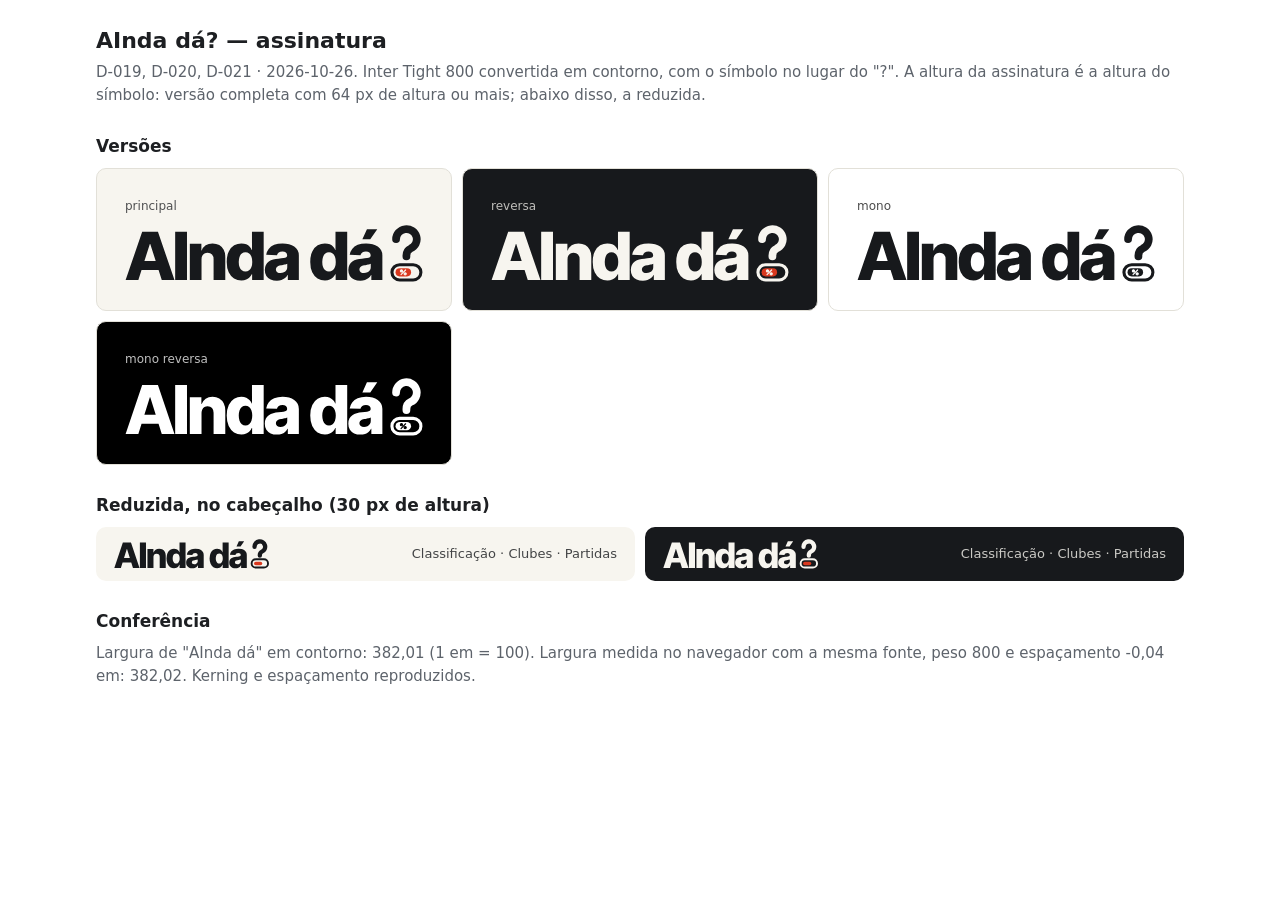
<file: docs/brand/assets/assinatura/index.html>
<!doctype html>
<html lang="pt-BR">
<head>
<meta charset="utf-8">
<meta name="viewport" content="width=device-width, initial-scale=1">
<title>Assinatura AInda dá?</title>
<link rel="icon" href="../simbolo/favicon.svg" type="image/svg+xml">
<style>
  :root { --page: #ffffff; --text: #1d1f22; --muted: #5d636b; --line: #e2e0d8; color-scheme: light; }
  * { box-sizing: border-box; }
  body { margin: 0; background: var(--page); color: var(--text); font: 15px/1.5 system-ui, "Segoe UI", Roboto, sans-serif; }
  main { max-width: 1120px; margin: 0 auto; padding: 24px 16px 64px; }
  h1 { font-size: 22px; margin: 0 0 4px; }
  h2 { font-size: 17px; margin: 28px 0 8px; }
  p.note { color: var(--muted); margin: 0 0 12px; }
  .grid { display: grid; grid-template-columns: repeat(auto-fit, minmax(320px, 1fr)); gap: 10px; }
  .panel { border-radius: 10px; padding: 28px; border: 1px solid var(--line); display: flex; flex-direction: column; gap: 10px; }
  .panel .lbl { font-size: 12px; opacity: .75; }
  .papel { background: #F7F5EF; color: #17191C; }
  .tinta { background: #17191C; color: #F7F5EF; }
  .branco { background: #fff; color: #111; }
  .preto { background: #000; color: #fff; }
  img { display: block; max-width: 100%; height: auto; }
  .header { display: flex; align-items: center; gap: 16px; padding: 12px 18px; border-radius: 10px; }
  .header nav { margin-left: auto; font-size: 13px; opacity: .8; }
</style>
</head>
<body>
<main>
  <h1>AInda dá? — assinatura</h1>
  <p class="note">D-019, D-020, D-021 · 2026-10-26. Inter Tight 800 convertida em contorno, com o símbolo no lugar do "?". A altura da assinatura é a altura do símbolo: versão completa com 64 px de altura ou mais; abaixo disso, a reduzida.</p>

  <h2>Versões</h2>
  <div class="grid">
    <div class="panel papel"><span class="lbl">principal</span><img src="ainda-da-assinatura.svg" width="440" alt="AInda dá?"></div>
    <div class="panel tinta"><span class="lbl">reversa</span><img src="ainda-da-assinatura-reversa.svg" width="440" alt="AInda dá?"></div>
    <div class="panel branco"><span class="lbl">mono</span><img src="ainda-da-assinatura-mono.svg" width="440" alt="AInda dá?"></div>
    <div class="panel preto"><span class="lbl">mono reversa</span><img src="ainda-da-assinatura-mono-reversa.svg" width="440" alt="AInda dá?"></div>
  </div>

  <h2>Reduzida, no cabeçalho (30 px de altura)</h2>
  <div class="grid">
    <div class="header papel"><img src="ainda-da-assinatura-reduzida.svg" style="height:30px;width:auto" alt="AInda dá?"><nav>Classificação · Clubes · Partidas</nav></div>
    <div class="header tinta"><img src="ainda-da-assinatura-reduzida-reversa.svg" style="height:30px;width:auto" alt="AInda dá?"><nav>Classificação · Clubes · Partidas</nav></div>
  </div>

  <h2>Conferência</h2>
  <p class="note">Largura de "AInda dá" em contorno: 382,01 (1 em = 100). Largura medida no navegador com a mesma fonte, peso 800 e espaçamento -0,04 em: 382,02. Kerning e espaçamento reproduzidos.</p>
</main>
</body>
</html>
</file>
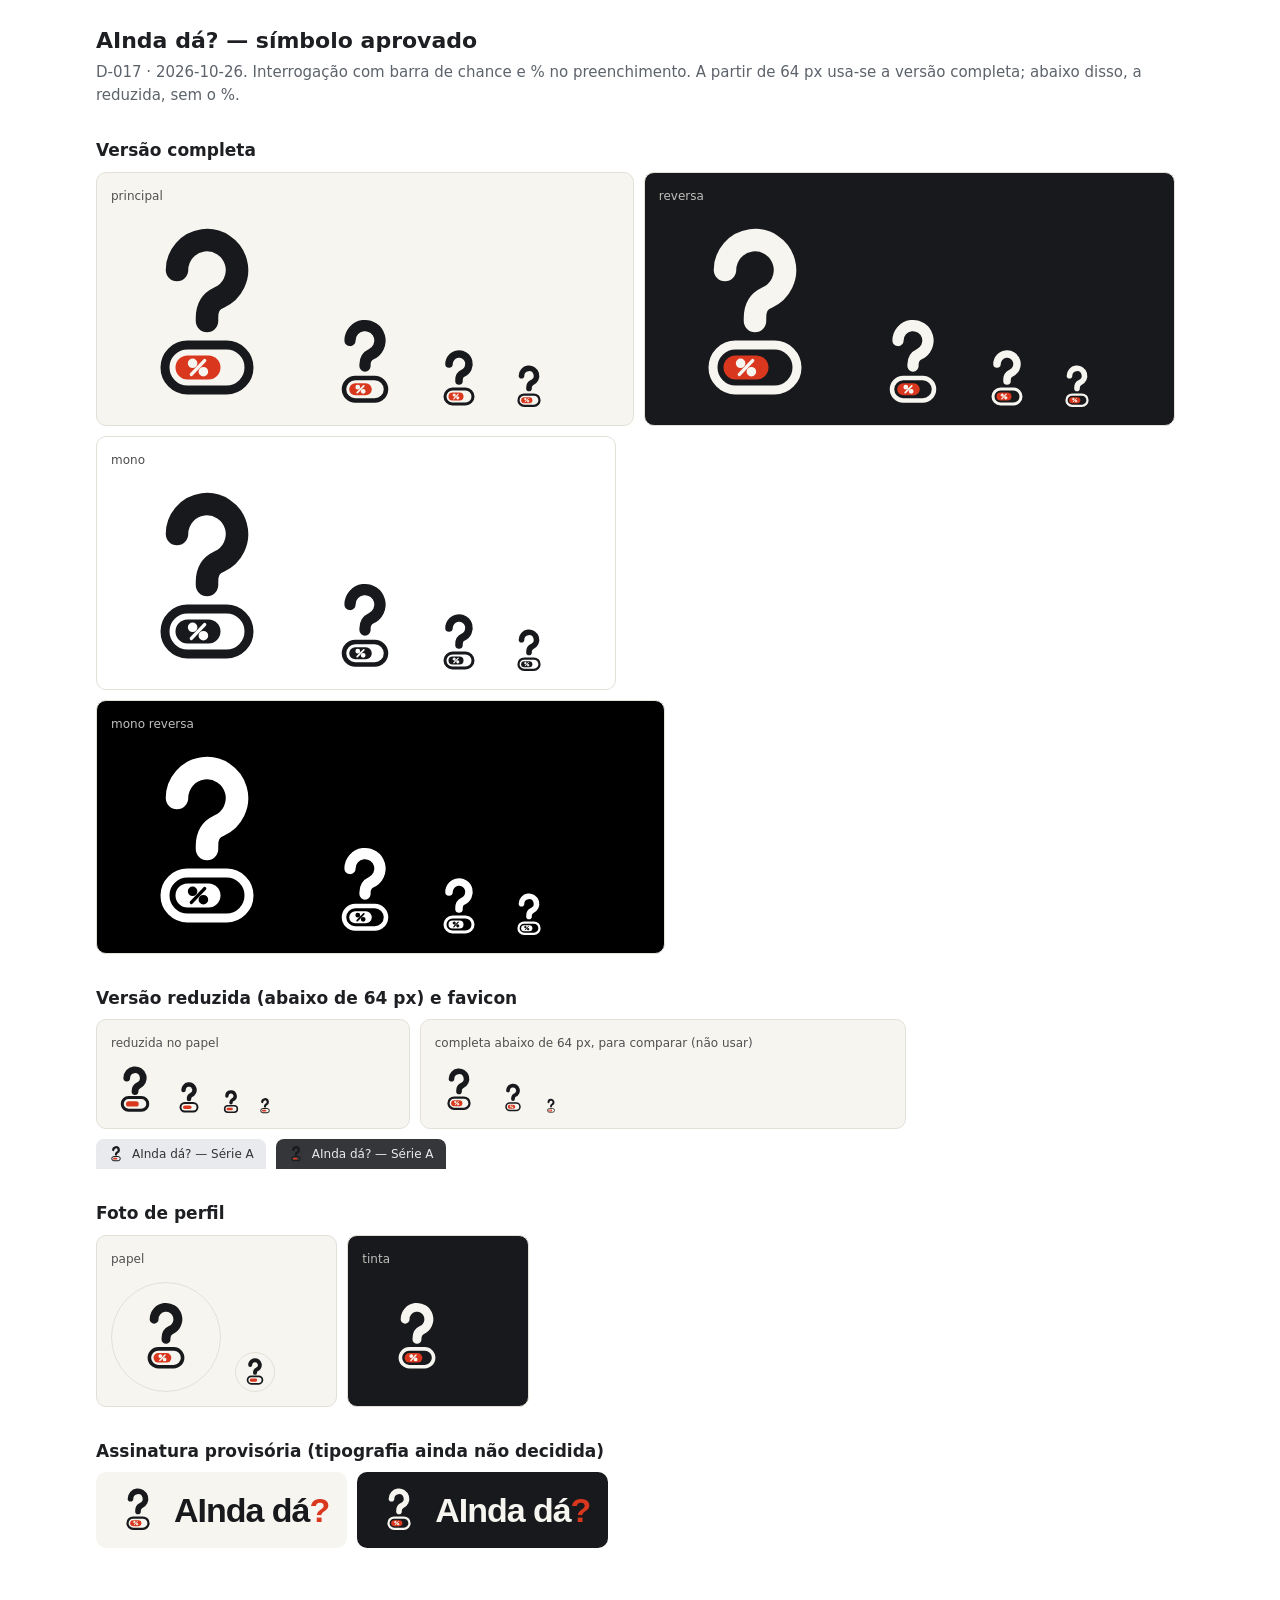
<file: docs/brand/assets/simbolo/index.html>
<!doctype html>
<html lang="pt-BR">
<head>
<meta charset="utf-8">
<meta name="viewport" content="width=device-width, initial-scale=1">
<title>Símbolo AInda dá?</title>
<link rel="icon" href="favicon.svg" type="image/svg+xml">
<style>
  :root { --page: #ffffff; --text: #1d1f22; --muted: #5d636b; --line: #e2e0d8; color-scheme: light; }
  * { box-sizing: border-box; }
  body { margin: 0; background: var(--page); color: var(--text); font: 15px/1.5 system-ui, "Segoe UI", Roboto, sans-serif; }
  main { max-width: 1120px; margin: 0 auto; padding: 24px 16px 64px; }
  h1 { font-size: 22px; margin: 0 0 4px; }
  h2 { font-size: 17px; margin: 32px 0 8px; }
  p.note { color: var(--muted); margin: 0 0 12px; }
  .row { display: flex; flex-wrap: wrap; gap: 10px; }
  .tile { border: 1px solid var(--line); border-radius: 10px; padding: 14px; display: flex; align-items: flex-end; gap: 14px; flex-wrap: wrap; }
  .tile .lbl { width: 100%; font-size: 12px; opacity: .75; }
  .papel { background: #F7F5EF; color: #17191C; }
  .tinta { background: #17191C; color: #F7F5EF; }
  .branco { background: #FFFFFF; color: #111; }
  .preto { background: #000; color: #fff; }
  img { display: block; }
  .avatar { width: 110px; height: 110px; border-radius: 50%; display: grid; place-items: center; }
  .avatar.small { width: 40px; height: 40px; }
  .lockup { display: flex; align-items: center; gap: 12px; padding: 14px 18px; border-radius: 10px; }
  .wordmark { font-family: "Archivo", "Arial Black", Arial, sans-serif; font-weight: 800; font-size: 34px; letter-spacing: -0.03em; line-height: 1; }
  .wordmark .q { color: #D9381E; }
  .tab { display: inline-flex; align-items: center; gap: 8px; background: #e9eaed; border-radius: 8px 8px 0 0; padding: 6px 12px; font-size: 12px; color: #333; }
  .tab.dark { background: #35363a; color: #e8eaed; }
</style>
</head>
<body>
<main>
  <h1>AInda dá? — símbolo aprovado</h1>
  <p class="note">D-017 · 2026-10-26. Interrogação com barra de chance e % no preenchimento. A partir de 64 px usa-se a versão completa; abaixo disso, a reduzida, sem o %.</p>

  <h2>Versão completa</h2>
  <div class="row" id="full"></div>

  <h2>Versão reduzida (abaixo de 64 px) e favicon</h2>
  <div class="row" id="small"></div>
  <div style="height:10px"></div>
  <div class="row">
    <span class="tab"><img src="favicon.svg" width="16" height="16" alt="">AInda dá? — Série A</span>
    <span class="tab dark"><img src="favicon.svg" width="16" height="16" alt="">AInda dá? — Série A</span>
  </div>

  <h2>Foto de perfil</h2>
  <div class="row">
    <div class="tile papel"><span class="lbl">papel</span>
      <div class="avatar papel" style="border:1px solid #e2e0d8"><img src="ainda-da-simbolo.svg" width="76" height="76" alt=""></div>
      <div class="avatar small papel" style="border:1px solid #e2e0d8"><img src="ainda-da-simbolo-reduzido.svg" width="28" height="28" alt=""></div>
    </div>
    <div class="tile tinta"><span class="lbl">tinta</span>
      <div class="avatar tinta"><img src="ainda-da-simbolo-reverso.svg" width="76" height="76" alt=""></div>
    </div>
  </div>

  <h2>Assinatura provisória (tipografia ainda não decidida)</h2>
  <div class="row">
    <div class="lockup papel"><img src="ainda-da-simbolo.svg" width="48" height="48" alt=""><span class="wordmark">AInda dá<span class="q">?</span></span></div>
    <div class="lockup tinta"><img src="ainda-da-simbolo-reverso.svg" width="48" height="48" alt=""><span class="wordmark">AInda dá<span class="q">?</span></span></div>
  </div>
</main>
<script>
  const FULL = [
    ["ainda-da-simbolo.svg", "principal", "papel"],
    ["ainda-da-simbolo-reverso.svg", "reversa", "tinta"],
    ["ainda-da-simbolo-mono.svg", "mono", "branco"],
    ["ainda-da-simbolo-mono-reverso.svg", "mono reversa", "preto"],
  ];
  function tile(file, label, bg, sizes) {
    const node = document.createElement("div");
    node.className = `tile ${bg}`;
    node.innerHTML = `<span class="lbl">${label}</span>`;
    for (const size of sizes) {
      const image = document.createElement("img");
      image.src = file;
      image.width = image.height = size;
      image.alt = "";
      node.append(image);
    }
    return node;
  }
  const zoom = new URLSearchParams(location.search).get("zoom");
  if (zoom) document.body.style.zoom = zoom;
  for (const [file, label, bg] of FULL) document.getElementById("full").append(tile(file, label, bg, [192, 96, 64, 48]));
  document.getElementById("small").append(
    tile("ainda-da-simbolo-reduzido.svg", "reduzida no papel", "papel", [48, 32, 24, 16]),
    tile("ainda-da-simbolo.svg", "completa abaixo de 64 px, para comparar (não usar)", "papel", [48, 32, 16]),
  );
</script>
</body>
</html>
</file>
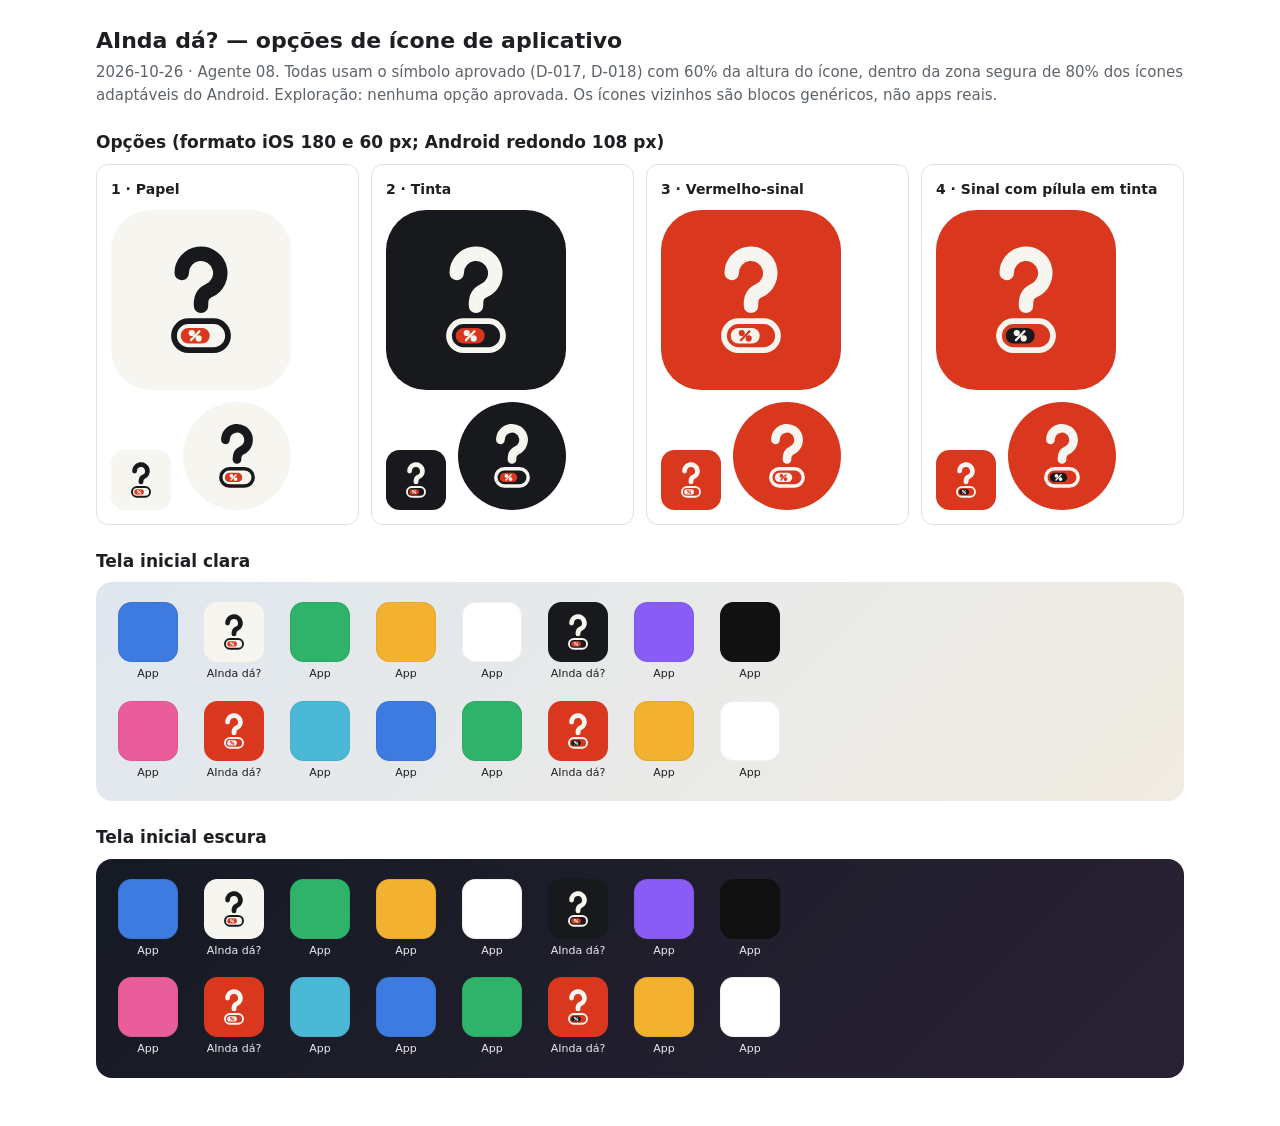
<file: docs/brand/exploration/icone/index.html>
<!doctype html>
<html lang="pt-BR">
<head>
<meta charset="utf-8">
<meta name="viewport" content="width=device-width, initial-scale=1">
<title>Ícone de app AInda dá?</title>
<style>
  :root { --page: #ffffff; --text: #1d1f22; --muted: #5d636b; --line: #e2e0d8; color-scheme: light; }
  * { box-sizing: border-box; }
  body { margin: 0; background: var(--page); color: var(--text); font: 15px/1.5 system-ui, "Segoe UI", Roboto, sans-serif; }
  main { max-width: 1120px; margin: 0 auto; padding: 24px 16px 48px; }
  h1 { font-size: 22px; margin: 0 0 4px; }
  h2 { font-size: 17px; margin: 24px 0 8px; }
  p.note { color: var(--muted); margin: 0 0 12px; }
  .options { display: grid; grid-template-columns: repeat(4, 1fr); gap: 12px; }
  .option { border: 1px solid var(--line); border-radius: 12px; padding: 14px; display: flex; flex-direction: column; gap: 10px; align-items: flex-start; }
  .option .name { font-weight: 600; font-size: 14px; }
  .shapes { display: flex; gap: 12px; align-items: flex-end; flex-wrap: wrap; }
  .ios img { border-radius: 22.5%; display: block; }
  .android img { border-radius: 50%; display: block; }
  .screen { border-radius: 16px; padding: 20px; display: grid; grid-template-columns: repeat(8, 64px); gap: 18px 22px; justify-content: start; }
  .screen.light { background: linear-gradient(135deg, #dfe7ef, #f1ece2); }
  .screen.dark { background: linear-gradient(135deg, #151a24, #2a2234); }
  .app { display: flex; flex-direction: column; align-items: center; gap: 4px; font-size: 11px; }
  .screen.dark .app { color: #eee; }
  .app img, .app .ph { width: 60px; height: 60px; border-radius: 22.5%; display: block; }
  .ph { box-shadow: inset 0 0 0 1px rgba(0,0,0,.06); }
</style>
</head>
<body>
<main>
  <h1>AInda dá? — opções de ícone de aplicativo</h1>
  <p class="note">2026-10-26 · Agente 08. Todas usam o símbolo aprovado (D-017, D-018) com 60% da altura do ícone, dentro da zona segura de 80% dos ícones adaptáveis do Android. Exploração: nenhuma opção aprovada. Os ícones vizinhos são blocos genéricos, não apps reais.</p>

  <h2>Opções (formato iOS 180 e 60 px; Android redondo 108 px)</h2>
  <div class="options" id="options"></div>

  <h2>Tela inicial clara</h2>
  <div class="screen light" id="light"></div>
  <h2>Tela inicial escura</h2>
  <div class="screen dark" id="dark"></div>
</main>
<script>
  const OPTIONS = [
    ["i1-papel", "1 · Papel"],
    ["i2-tinta", "2 · Tinta"],
    ["i3-sinal", "3 · Vermelho-sinal"],
    ["i4-sinal-tinta", "4 · Sinal com pílula em tinta"],
  ];
  const NEIGHBORS = ["#3d7be0", "#2fb36b", "#f2b230", "#ffffff", "#8a5cf6", "#111111", "#e85d9a", "#4bb8d6"];
  const options = document.getElementById("options");
  for (const [file, name] of OPTIONS) {
    const card = document.createElement("div");
    card.className = "option";
    card.innerHTML = `<span class="name">${name}</span>
      <div class="shapes">
        <span class="ios"><img src="${file}.svg" width="180" height="180" alt=""></span>
        <span class="ios"><img src="${file}.svg" width="60" height="60" alt=""></span>
        <span class="android"><img src="${file}.svg" width="108" height="108" alt=""></span>
      </div>`;
    options.append(card);
  }
  for (const screenId of ["light", "dark"]) {
    const screen = document.getElementById(screenId);
    let neighbor = 0;
    for (let cell = 0; cell < 16; cell += 1) {
      const app = document.createElement("div");
      app.className = "app";
      if (cell % 4 === 1) {
        const [file, name] = OPTIONS[Math.floor(cell / 4)];
        app.innerHTML = `<img src="${file}.svg" alt=""><span>AInda dá?</span>`;
        app.title = name;
      } else {
        app.innerHTML = `<span class="ph" style="background:${NEIGHBORS[neighbor % NEIGHBORS.length]}"></span><span>App</span>`;
        neighbor += 1;
      }
      screen.append(app);
    }
  }
</script>
</body>
</html>
</file>
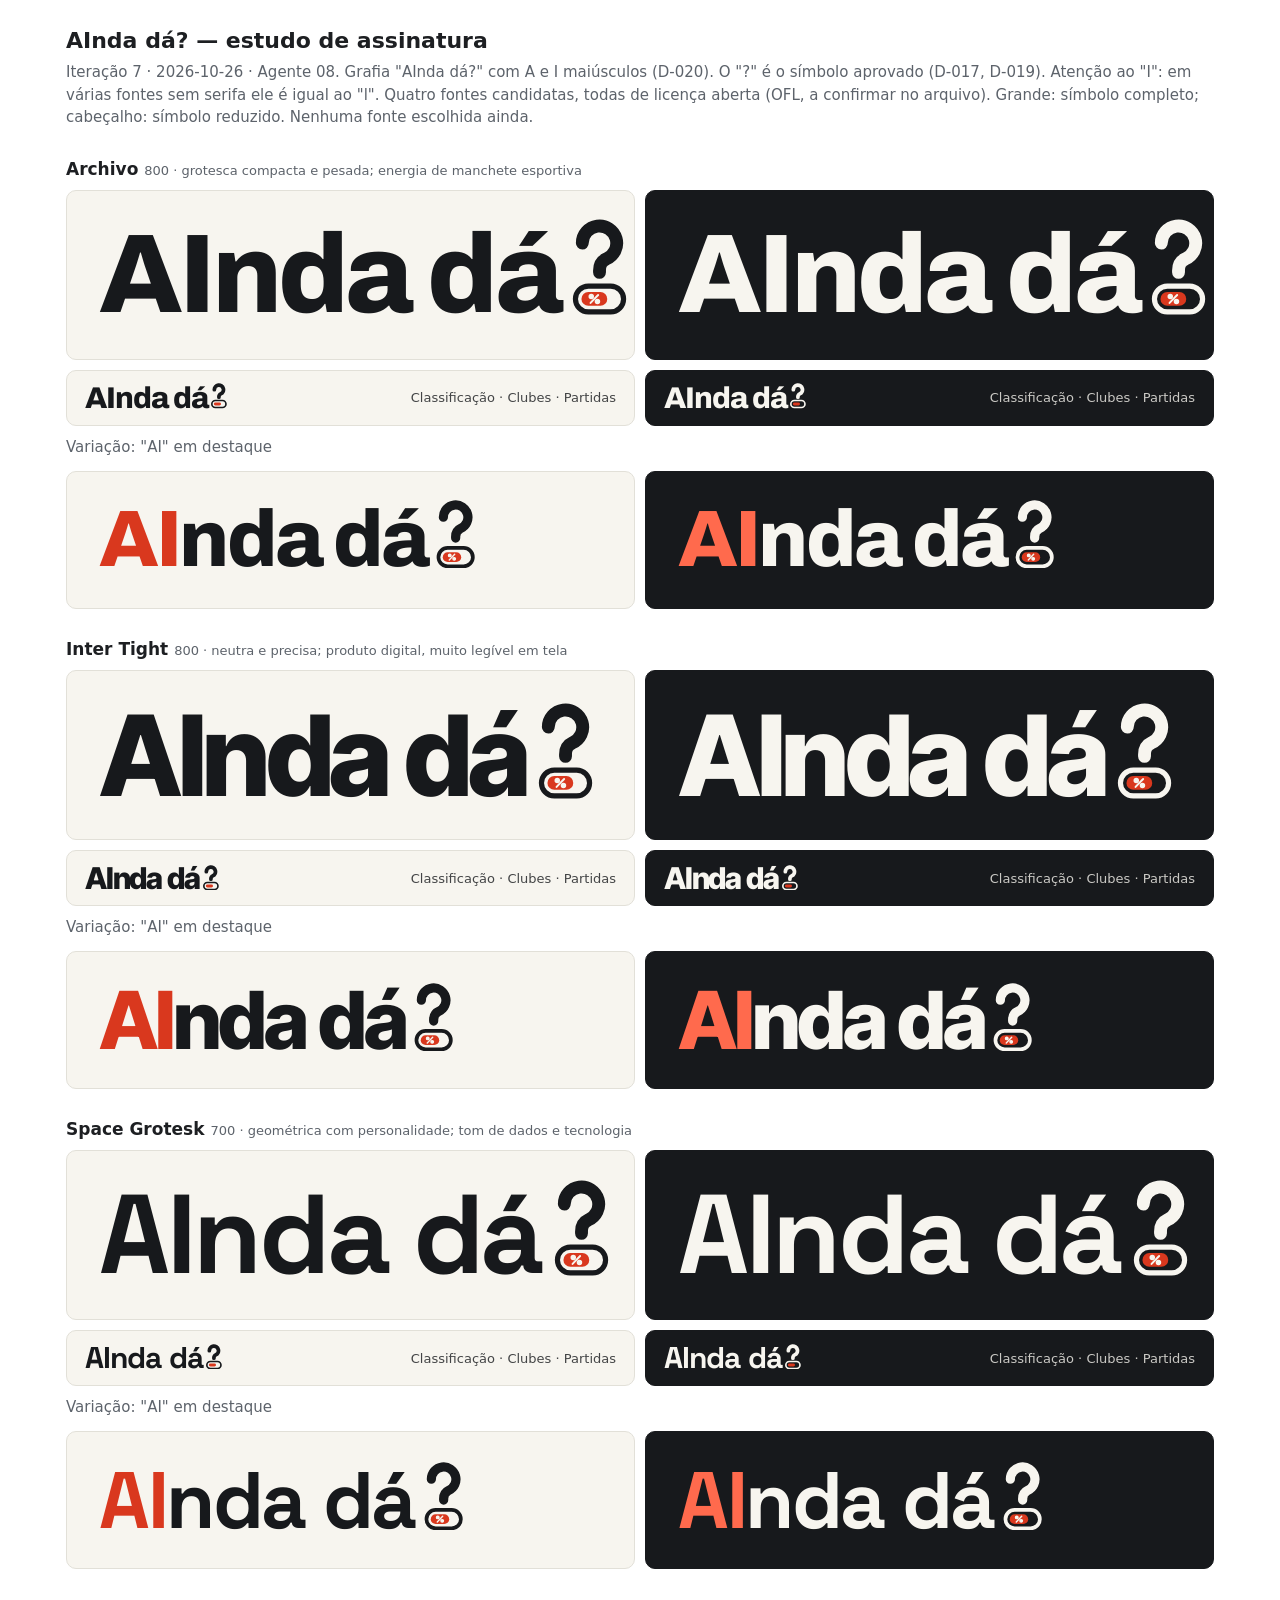
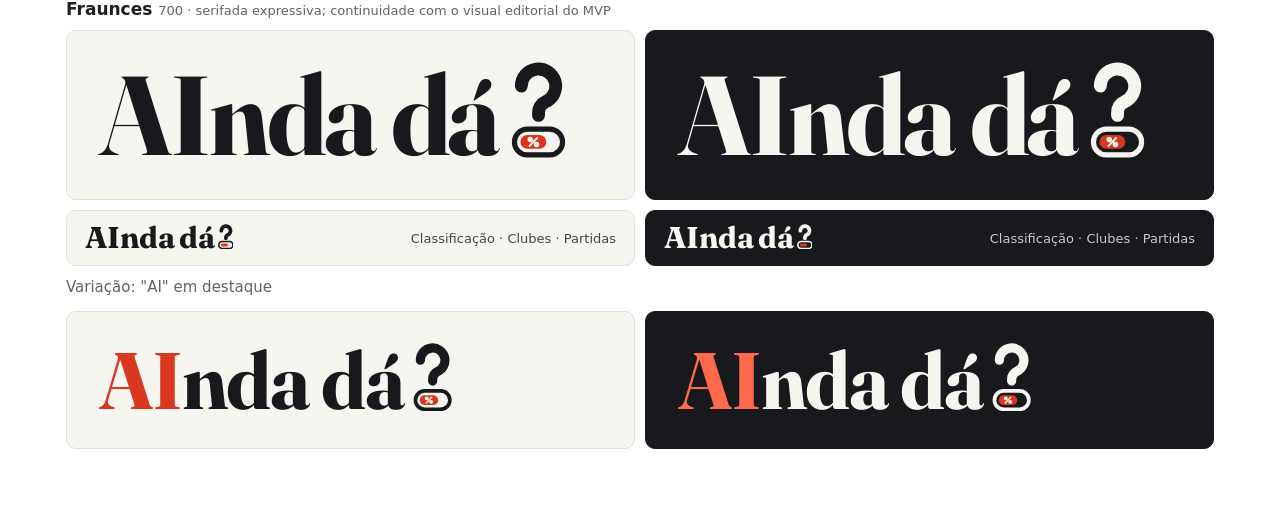
<file: docs/brand/exploration/assinatura.html>
<!doctype html>
<html lang="pt-BR">
<head>
<meta charset="utf-8">
<meta name="viewport" content="width=device-width, initial-scale=1">
<title>Assinatura AInda dá?</title>
<link rel="preconnect" href="https://fonts.googleapis.com">
<link rel="preconnect" href="https://fonts.gstatic.com" crossorigin>
<link href="https://fonts.googleapis.com/css2?family=Archivo:wght@800&family=Inter+Tight:wght@800&family=Space+Grotesk:wght@700&family=Fraunces:opsz,wght@144,700&display=block" rel="stylesheet">
<style>
  :root { --page: #ffffff; --text: #1d1f22; --muted: #5d636b; --line: #e2e0d8; color-scheme: light; }
  * { box-sizing: border-box; }
  body { margin: 0; background: var(--page); color: var(--text); font: 15px/1.5 system-ui, "Segoe UI", Roboto, sans-serif; }
  main { max-width: 1180px; margin: 0 auto; padding: 24px 16px 64px; }
  h1 { font-size: 22px; margin: 0 0 4px; }
  h2 { font-size: 17px; margin: 28px 0 8px; }
  h2 small { font-weight: 400; color: var(--muted); font-size: 13px; }
  p.note { color: var(--muted); margin: 0 0 12px; }
  .pair { display: grid; grid-template-columns: repeat(auto-fit, minmax(320px, 1fr)); gap: 10px; margin-bottom: 10px; }
  .panel { border-radius: 10px; padding: 28px 32px; border: 1px solid var(--line); overflow: hidden; }
  .panel.header { padding: 12px 18px; display: flex; align-items: center; gap: 16px; flex-wrap: wrap; }
  .panel.header nav { margin-left: auto; font-size: 13px; opacity: .8; }
  .papel { background: #F7F5EF; color: #17191C; }
  .tinta { background: #17191C; color: #F7F5EF; border-color: #17191C; }
  .sig { line-height: 1; white-space: nowrap; display: inline-block; }
  .sig svg.q { height: 0.86em; width: auto; vertical-align: -0.03em; margin-left: 0.11em; }
</style>
</head>
<body>
<main>
  <h1>AInda dá? — estudo de assinatura</h1>
  <p class="note">Iteração 7 · 2026-10-26 · Agente 08. Grafia "AInda dá?" com A e I maiúsculos (D-020). O "?" é o símbolo aprovado (D-017, D-019). Atenção ao "I": em várias fontes sem serifa ele é igual ao "l". Quatro fontes candidatas, todas de licença aberta (OFL, a confirmar no arquivo). Grande: símbolo completo; cabeçalho: símbolo reduzido. Nenhuma fonte escolhida ainda.</p>
<section class="font" id="archivo">
  <h2>Archivo <small>800 · grotesca compacta e pesada; energia de manchete esportiva</small></h2>
  <div class="pair">
    <div class="panel papel"><span class="sig" role="img" aria-label="AInda dá?" style="font-family:'Archivo', sans-serif;font-weight:800;letter-spacing:-0.035em;font-size:112px">AInda dá<svg xmlns="http://www.w3.org/2000/svg" viewBox="16 3 32 56" class="q" aria-hidden="true" aria-label="AInda dá? — símbolo">
  <path d="M22 17 a10 10 0 1 1 14 9.2 c-3 1.4 -4 3.4 -4 6.8 V34" fill="none" stroke="#17191C" stroke-width="7.5" stroke-linecap="round" stroke-linejoin="round"/>
  <rect x="18" y="42" width="28" height="15" rx="7.5" fill="none" stroke="#17191C" stroke-width="3"/>
  <rect x="21.5" y="45.5" width="15" height="8" rx="4" fill="#D9381E"/>
  <g fill="#F7F5EF" stroke="#F7F5EF"><circle cx="27.2" cy="48.1" r="1.1"/><circle cx="30.8" cy="50.9" r="1.1"/><path d="M31.2 47.2 L26.8 51.8" stroke-width="1.15" stroke-linecap="round" stroke-linejoin="round"/></g>
</svg></span></div>
    <div class="panel tinta"><span class="sig" role="img" aria-label="AInda dá?" style="font-family:'Archivo', sans-serif;font-weight:800;letter-spacing:-0.035em;font-size:112px">AInda dá<svg xmlns="http://www.w3.org/2000/svg" viewBox="16 3 32 56" class="q" aria-hidden="true" aria-label="AInda dá? — símbolo, versão reversa">
  <path d="M22 17 a10 10 0 1 1 14 9.2 c-3 1.4 -4 3.4 -4 6.8 V34" fill="none" stroke="#F7F5EF" stroke-width="7.5" stroke-linecap="round" stroke-linejoin="round"/>
  <rect x="18" y="42" width="28" height="15" rx="7.5" fill="none" stroke="#F7F5EF" stroke-width="3"/>
  <rect x="21.5" y="45.5" width="15" height="8" rx="4" fill="#D9381E"/>
  <g fill="#F7F5EF" stroke="#F7F5EF"><circle cx="27.2" cy="48.1" r="1.1"/><circle cx="30.8" cy="50.9" r="1.1"/><path d="M31.2 47.2 L26.8 51.8" stroke-width="1.15" stroke-linecap="round" stroke-linejoin="round"/></g>
</svg></span></div>
  </div>
  <div class="pair">
    <div class="panel papel header"><span class="sig" role="img" aria-label="AInda dá?" style="font-family:'Archivo', sans-serif;font-weight:800;letter-spacing:-0.035em;font-size:30px">AInda dá<svg xmlns="http://www.w3.org/2000/svg" viewBox="13 0 38 62" class="q" aria-hidden="true" aria-label="AInda dá? — símbolo reduzido">
  <path d="M21 16 a11 11 0 1 1 15.4 10.1 c-3.2 1.5 -4.4 3.6 -4.4 7.4 V34" fill="none" stroke="#17191C" stroke-width="9" stroke-linecap="round" stroke-linejoin="round"/>
  <rect x="15" y="42" width="34" height="17" rx="8.5" fill="none" stroke="#17191C" stroke-width="4"/>
  <rect x="20" y="47" width="17" height="7" rx="3.5" fill="#D9381E"/>
</svg></span><nav>Classificação · Clubes · Partidas</nav></div>
    <div class="panel tinta header"><span class="sig" role="img" aria-label="AInda dá?" style="font-family:'Archivo', sans-serif;font-weight:800;letter-spacing:-0.035em;font-size:30px">AInda dá<svg xmlns="http://www.w3.org/2000/svg" viewBox="13 0 38 62" class="q" aria-hidden="true" aria-label="AInda dá? — símbolo reduzido">
  <path d="M21 16 a11 11 0 1 1 15.4 10.1 c-3.2 1.5 -4.4 3.6 -4.4 7.4 V34" fill="none" stroke="#F7F5EF" stroke-width="9" stroke-linecap="round" stroke-linejoin="round"/>
  <rect x="15" y="42" width="34" height="17" rx="8.5" fill="none" stroke="#F7F5EF" stroke-width="4"/>
  <rect x="20" y="47" width="17" height="7" rx="3.5" fill="#D9381E"/>
</svg></span><nav>Classificação · Clubes · Partidas</nav></div>
  </div>
  <p class="note">Variação: "AI" em destaque</p>
  <div class="pair">
    <div class="panel papel"><span class="sig" role="img" aria-label="AInda dá?" style="font-family:'Archivo', sans-serif;font-weight:800;letter-spacing:-0.035em;font-size:80px"><span style="color:#D9381E">AI</span>nda dá<svg xmlns="http://www.w3.org/2000/svg" viewBox="16 3 32 56" class="q" aria-hidden="true" aria-label="AInda dá? — símbolo">
  <path d="M22 17 a10 10 0 1 1 14 9.2 c-3 1.4 -4 3.4 -4 6.8 V34" fill="none" stroke="#17191C" stroke-width="7.5" stroke-linecap="round" stroke-linejoin="round"/>
  <rect x="18" y="42" width="28" height="15" rx="7.5" fill="none" stroke="#17191C" stroke-width="3"/>
  <rect x="21.5" y="45.5" width="15" height="8" rx="4" fill="#D9381E"/>
  <g fill="#F7F5EF" stroke="#F7F5EF"><circle cx="27.2" cy="48.1" r="1.1"/><circle cx="30.8" cy="50.9" r="1.1"/><path d="M31.2 47.2 L26.8 51.8" stroke-width="1.15" stroke-linecap="round" stroke-linejoin="round"/></g>
</svg></span></div>
    <div class="panel tinta"><span class="sig" role="img" aria-label="AInda dá?" style="font-family:'Archivo', sans-serif;font-weight:800;letter-spacing:-0.035em;font-size:80px"><span style="color:#FF6A4D">AI</span>nda dá<svg xmlns="http://www.w3.org/2000/svg" viewBox="16 3 32 56" class="q" aria-hidden="true" aria-label="AInda dá? — símbolo, versão reversa">
  <path d="M22 17 a10 10 0 1 1 14 9.2 c-3 1.4 -4 3.4 -4 6.8 V34" fill="none" stroke="#F7F5EF" stroke-width="7.5" stroke-linecap="round" stroke-linejoin="round"/>
  <rect x="18" y="42" width="28" height="15" rx="7.5" fill="none" stroke="#F7F5EF" stroke-width="3"/>
  <rect x="21.5" y="45.5" width="15" height="8" rx="4" fill="#D9381E"/>
  <g fill="#F7F5EF" stroke="#F7F5EF"><circle cx="27.2" cy="48.1" r="1.1"/><circle cx="30.8" cy="50.9" r="1.1"/><path d="M31.2 47.2 L26.8 51.8" stroke-width="1.15" stroke-linecap="round" stroke-linejoin="round"/></g>
</svg></span></div>
  </div>
</section>
<section class="font" id="inter">
  <h2>Inter Tight <small>800 · neutra e precisa; produto digital, muito legível em tela</small></h2>
  <div class="pair">
    <div class="panel papel"><span class="sig" role="img" aria-label="AInda dá?" style="font-family:'Inter Tight', sans-serif;font-weight:800;letter-spacing:-0.04em;font-size:112px">AInda dá<svg xmlns="http://www.w3.org/2000/svg" viewBox="16 3 32 56" class="q" aria-hidden="true" aria-label="AInda dá? — símbolo">
  <path d="M22 17 a10 10 0 1 1 14 9.2 c-3 1.4 -4 3.4 -4 6.8 V34" fill="none" stroke="#17191C" stroke-width="7.5" stroke-linecap="round" stroke-linejoin="round"/>
  <rect x="18" y="42" width="28" height="15" rx="7.5" fill="none" stroke="#17191C" stroke-width="3"/>
  <rect x="21.5" y="45.5" width="15" height="8" rx="4" fill="#D9381E"/>
  <g fill="#F7F5EF" stroke="#F7F5EF"><circle cx="27.2" cy="48.1" r="1.1"/><circle cx="30.8" cy="50.9" r="1.1"/><path d="M31.2 47.2 L26.8 51.8" stroke-width="1.15" stroke-linecap="round" stroke-linejoin="round"/></g>
</svg></span></div>
    <div class="panel tinta"><span class="sig" role="img" aria-label="AInda dá?" style="font-family:'Inter Tight', sans-serif;font-weight:800;letter-spacing:-0.04em;font-size:112px">AInda dá<svg xmlns="http://www.w3.org/2000/svg" viewBox="16 3 32 56" class="q" aria-hidden="true" aria-label="AInda dá? — símbolo, versão reversa">
  <path d="M22 17 a10 10 0 1 1 14 9.2 c-3 1.4 -4 3.4 -4 6.8 V34" fill="none" stroke="#F7F5EF" stroke-width="7.5" stroke-linecap="round" stroke-linejoin="round"/>
  <rect x="18" y="42" width="28" height="15" rx="7.5" fill="none" stroke="#F7F5EF" stroke-width="3"/>
  <rect x="21.5" y="45.5" width="15" height="8" rx="4" fill="#D9381E"/>
  <g fill="#F7F5EF" stroke="#F7F5EF"><circle cx="27.2" cy="48.1" r="1.1"/><circle cx="30.8" cy="50.9" r="1.1"/><path d="M31.2 47.2 L26.8 51.8" stroke-width="1.15" stroke-linecap="round" stroke-linejoin="round"/></g>
</svg></span></div>
  </div>
  <div class="pair">
    <div class="panel papel header"><span class="sig" role="img" aria-label="AInda dá?" style="font-family:'Inter Tight', sans-serif;font-weight:800;letter-spacing:-0.04em;font-size:30px">AInda dá<svg xmlns="http://www.w3.org/2000/svg" viewBox="13 0 38 62" class="q" aria-hidden="true" aria-label="AInda dá? — símbolo reduzido">
  <path d="M21 16 a11 11 0 1 1 15.4 10.1 c-3.2 1.5 -4.4 3.6 -4.4 7.4 V34" fill="none" stroke="#17191C" stroke-width="9" stroke-linecap="round" stroke-linejoin="round"/>
  <rect x="15" y="42" width="34" height="17" rx="8.5" fill="none" stroke="#17191C" stroke-width="4"/>
  <rect x="20" y="47" width="17" height="7" rx="3.5" fill="#D9381E"/>
</svg></span><nav>Classificação · Clubes · Partidas</nav></div>
    <div class="panel tinta header"><span class="sig" role="img" aria-label="AInda dá?" style="font-family:'Inter Tight', sans-serif;font-weight:800;letter-spacing:-0.04em;font-size:30px">AInda dá<svg xmlns="http://www.w3.org/2000/svg" viewBox="13 0 38 62" class="q" aria-hidden="true" aria-label="AInda dá? — símbolo reduzido">
  <path d="M21 16 a11 11 0 1 1 15.4 10.1 c-3.2 1.5 -4.4 3.6 -4.4 7.4 V34" fill="none" stroke="#F7F5EF" stroke-width="9" stroke-linecap="round" stroke-linejoin="round"/>
  <rect x="15" y="42" width="34" height="17" rx="8.5" fill="none" stroke="#F7F5EF" stroke-width="4"/>
  <rect x="20" y="47" width="17" height="7" rx="3.5" fill="#D9381E"/>
</svg></span><nav>Classificação · Clubes · Partidas</nav></div>
  </div>
  <p class="note">Variação: "AI" em destaque</p>
  <div class="pair">
    <div class="panel papel"><span class="sig" role="img" aria-label="AInda dá?" style="font-family:'Inter Tight', sans-serif;font-weight:800;letter-spacing:-0.04em;font-size:80px"><span style="color:#D9381E">AI</span>nda dá<svg xmlns="http://www.w3.org/2000/svg" viewBox="16 3 32 56" class="q" aria-hidden="true" aria-label="AInda dá? — símbolo">
  <path d="M22 17 a10 10 0 1 1 14 9.2 c-3 1.4 -4 3.4 -4 6.8 V34" fill="none" stroke="#17191C" stroke-width="7.5" stroke-linecap="round" stroke-linejoin="round"/>
  <rect x="18" y="42" width="28" height="15" rx="7.5" fill="none" stroke="#17191C" stroke-width="3"/>
  <rect x="21.5" y="45.5" width="15" height="8" rx="4" fill="#D9381E"/>
  <g fill="#F7F5EF" stroke="#F7F5EF"><circle cx="27.2" cy="48.1" r="1.1"/><circle cx="30.8" cy="50.9" r="1.1"/><path d="M31.2 47.2 L26.8 51.8" stroke-width="1.15" stroke-linecap="round" stroke-linejoin="round"/></g>
</svg></span></div>
    <div class="panel tinta"><span class="sig" role="img" aria-label="AInda dá?" style="font-family:'Inter Tight', sans-serif;font-weight:800;letter-spacing:-0.04em;font-size:80px"><span style="color:#FF6A4D">AI</span>nda dá<svg xmlns="http://www.w3.org/2000/svg" viewBox="16 3 32 56" class="q" aria-hidden="true" aria-label="AInda dá? — símbolo, versão reversa">
  <path d="M22 17 a10 10 0 1 1 14 9.2 c-3 1.4 -4 3.4 -4 6.8 V34" fill="none" stroke="#F7F5EF" stroke-width="7.5" stroke-linecap="round" stroke-linejoin="round"/>
  <rect x="18" y="42" width="28" height="15" rx="7.5" fill="none" stroke="#F7F5EF" stroke-width="3"/>
  <rect x="21.5" y="45.5" width="15" height="8" rx="4" fill="#D9381E"/>
  <g fill="#F7F5EF" stroke="#F7F5EF"><circle cx="27.2" cy="48.1" r="1.1"/><circle cx="30.8" cy="50.9" r="1.1"/><path d="M31.2 47.2 L26.8 51.8" stroke-width="1.15" stroke-linecap="round" stroke-linejoin="round"/></g>
</svg></span></div>
  </div>
</section>
<section class="font" id="space">
  <h2>Space Grotesk <small>700 · geométrica com personalidade; tom de dados e tecnologia</small></h2>
  <div class="pair">
    <div class="panel papel"><span class="sig" role="img" aria-label="AInda dá?" style="font-family:'Space Grotesk', sans-serif;font-weight:700;letter-spacing:-0.03em;font-size:112px">AInda dá<svg xmlns="http://www.w3.org/2000/svg" viewBox="16 3 32 56" class="q" aria-hidden="true" aria-label="AInda dá? — símbolo">
  <path d="M22 17 a10 10 0 1 1 14 9.2 c-3 1.4 -4 3.4 -4 6.8 V34" fill="none" stroke="#17191C" stroke-width="7.5" stroke-linecap="round" stroke-linejoin="round"/>
  <rect x="18" y="42" width="28" height="15" rx="7.5" fill="none" stroke="#17191C" stroke-width="3"/>
  <rect x="21.5" y="45.5" width="15" height="8" rx="4" fill="#D9381E"/>
  <g fill="#F7F5EF" stroke="#F7F5EF"><circle cx="27.2" cy="48.1" r="1.1"/><circle cx="30.8" cy="50.9" r="1.1"/><path d="M31.2 47.2 L26.8 51.8" stroke-width="1.15" stroke-linecap="round" stroke-linejoin="round"/></g>
</svg></span></div>
    <div class="panel tinta"><span class="sig" role="img" aria-label="AInda dá?" style="font-family:'Space Grotesk', sans-serif;font-weight:700;letter-spacing:-0.03em;font-size:112px">AInda dá<svg xmlns="http://www.w3.org/2000/svg" viewBox="16 3 32 56" class="q" aria-hidden="true" aria-label="AInda dá? — símbolo, versão reversa">
  <path d="M22 17 a10 10 0 1 1 14 9.2 c-3 1.4 -4 3.4 -4 6.8 V34" fill="none" stroke="#F7F5EF" stroke-width="7.5" stroke-linecap="round" stroke-linejoin="round"/>
  <rect x="18" y="42" width="28" height="15" rx="7.5" fill="none" stroke="#F7F5EF" stroke-width="3"/>
  <rect x="21.5" y="45.5" width="15" height="8" rx="4" fill="#D9381E"/>
  <g fill="#F7F5EF" stroke="#F7F5EF"><circle cx="27.2" cy="48.1" r="1.1"/><circle cx="30.8" cy="50.9" r="1.1"/><path d="M31.2 47.2 L26.8 51.8" stroke-width="1.15" stroke-linecap="round" stroke-linejoin="round"/></g>
</svg></span></div>
  </div>
  <div class="pair">
    <div class="panel papel header"><span class="sig" role="img" aria-label="AInda dá?" style="font-family:'Space Grotesk', sans-serif;font-weight:700;letter-spacing:-0.03em;font-size:30px">AInda dá<svg xmlns="http://www.w3.org/2000/svg" viewBox="13 0 38 62" class="q" aria-hidden="true" aria-label="AInda dá? — símbolo reduzido">
  <path d="M21 16 a11 11 0 1 1 15.4 10.1 c-3.2 1.5 -4.4 3.6 -4.4 7.4 V34" fill="none" stroke="#17191C" stroke-width="9" stroke-linecap="round" stroke-linejoin="round"/>
  <rect x="15" y="42" width="34" height="17" rx="8.5" fill="none" stroke="#17191C" stroke-width="4"/>
  <rect x="20" y="47" width="17" height="7" rx="3.5" fill="#D9381E"/>
</svg></span><nav>Classificação · Clubes · Partidas</nav></div>
    <div class="panel tinta header"><span class="sig" role="img" aria-label="AInda dá?" style="font-family:'Space Grotesk', sans-serif;font-weight:700;letter-spacing:-0.03em;font-size:30px">AInda dá<svg xmlns="http://www.w3.org/2000/svg" viewBox="13 0 38 62" class="q" aria-hidden="true" aria-label="AInda dá? — símbolo reduzido">
  <path d="M21 16 a11 11 0 1 1 15.4 10.1 c-3.2 1.5 -4.4 3.6 -4.4 7.4 V34" fill="none" stroke="#F7F5EF" stroke-width="9" stroke-linecap="round" stroke-linejoin="round"/>
  <rect x="15" y="42" width="34" height="17" rx="8.5" fill="none" stroke="#F7F5EF" stroke-width="4"/>
  <rect x="20" y="47" width="17" height="7" rx="3.5" fill="#D9381E"/>
</svg></span><nav>Classificação · Clubes · Partidas</nav></div>
  </div>
  <p class="note">Variação: "AI" em destaque</p>
  <div class="pair">
    <div class="panel papel"><span class="sig" role="img" aria-label="AInda dá?" style="font-family:'Space Grotesk', sans-serif;font-weight:700;letter-spacing:-0.03em;font-size:80px"><span style="color:#D9381E">AI</span>nda dá<svg xmlns="http://www.w3.org/2000/svg" viewBox="16 3 32 56" class="q" aria-hidden="true" aria-label="AInda dá? — símbolo">
  <path d="M22 17 a10 10 0 1 1 14 9.2 c-3 1.4 -4 3.4 -4 6.8 V34" fill="none" stroke="#17191C" stroke-width="7.5" stroke-linecap="round" stroke-linejoin="round"/>
  <rect x="18" y="42" width="28" height="15" rx="7.5" fill="none" stroke="#17191C" stroke-width="3"/>
  <rect x="21.5" y="45.5" width="15" height="8" rx="4" fill="#D9381E"/>
  <g fill="#F7F5EF" stroke="#F7F5EF"><circle cx="27.2" cy="48.1" r="1.1"/><circle cx="30.8" cy="50.9" r="1.1"/><path d="M31.2 47.2 L26.8 51.8" stroke-width="1.15" stroke-linecap="round" stroke-linejoin="round"/></g>
</svg></span></div>
    <div class="panel tinta"><span class="sig" role="img" aria-label="AInda dá?" style="font-family:'Space Grotesk', sans-serif;font-weight:700;letter-spacing:-0.03em;font-size:80px"><span style="color:#FF6A4D">AI</span>nda dá<svg xmlns="http://www.w3.org/2000/svg" viewBox="16 3 32 56" class="q" aria-hidden="true" aria-label="AInda dá? — símbolo, versão reversa">
  <path d="M22 17 a10 10 0 1 1 14 9.2 c-3 1.4 -4 3.4 -4 6.8 V34" fill="none" stroke="#F7F5EF" stroke-width="7.5" stroke-linecap="round" stroke-linejoin="round"/>
  <rect x="18" y="42" width="28" height="15" rx="7.5" fill="none" stroke="#F7F5EF" stroke-width="3"/>
  <rect x="21.5" y="45.5" width="15" height="8" rx="4" fill="#D9381E"/>
  <g fill="#F7F5EF" stroke="#F7F5EF"><circle cx="27.2" cy="48.1" r="1.1"/><circle cx="30.8" cy="50.9" r="1.1"/><path d="M31.2 47.2 L26.8 51.8" stroke-width="1.15" stroke-linecap="round" stroke-linejoin="round"/></g>
</svg></span></div>
  </div>
</section>
<section class="font" id="fraunces">
  <h2>Fraunces <small>700 · serifada expressiva; continuidade com o visual editorial do MVP</small></h2>
  <div class="pair">
    <div class="panel papel"><span class="sig" role="img" aria-label="AInda dá?" style="font-family:'Fraunces', serif;font-weight:700;letter-spacing:-0.02em;font-size:112px">AInda dá<svg xmlns="http://www.w3.org/2000/svg" viewBox="16 3 32 56" class="q" aria-hidden="true" aria-label="AInda dá? — símbolo">
  <path d="M22 17 a10 10 0 1 1 14 9.2 c-3 1.4 -4 3.4 -4 6.8 V34" fill="none" stroke="#17191C" stroke-width="7.5" stroke-linecap="round" stroke-linejoin="round"/>
  <rect x="18" y="42" width="28" height="15" rx="7.5" fill="none" stroke="#17191C" stroke-width="3"/>
  <rect x="21.5" y="45.5" width="15" height="8" rx="4" fill="#D9381E"/>
  <g fill="#F7F5EF" stroke="#F7F5EF"><circle cx="27.2" cy="48.1" r="1.1"/><circle cx="30.8" cy="50.9" r="1.1"/><path d="M31.2 47.2 L26.8 51.8" stroke-width="1.15" stroke-linecap="round" stroke-linejoin="round"/></g>
</svg></span></div>
    <div class="panel tinta"><span class="sig" role="img" aria-label="AInda dá?" style="font-family:'Fraunces', serif;font-weight:700;letter-spacing:-0.02em;font-size:112px">AInda dá<svg xmlns="http://www.w3.org/2000/svg" viewBox="16 3 32 56" class="q" aria-hidden="true" aria-label="AInda dá? — símbolo, versão reversa">
  <path d="M22 17 a10 10 0 1 1 14 9.2 c-3 1.4 -4 3.4 -4 6.8 V34" fill="none" stroke="#F7F5EF" stroke-width="7.5" stroke-linecap="round" stroke-linejoin="round"/>
  <rect x="18" y="42" width="28" height="15" rx="7.5" fill="none" stroke="#F7F5EF" stroke-width="3"/>
  <rect x="21.5" y="45.5" width="15" height="8" rx="4" fill="#D9381E"/>
  <g fill="#F7F5EF" stroke="#F7F5EF"><circle cx="27.2" cy="48.1" r="1.1"/><circle cx="30.8" cy="50.9" r="1.1"/><path d="M31.2 47.2 L26.8 51.8" stroke-width="1.15" stroke-linecap="round" stroke-linejoin="round"/></g>
</svg></span></div>
  </div>
  <div class="pair">
    <div class="panel papel header"><span class="sig" role="img" aria-label="AInda dá?" style="font-family:'Fraunces', serif;font-weight:700;letter-spacing:-0.02em;font-size:30px">AInda dá<svg xmlns="http://www.w3.org/2000/svg" viewBox="13 0 38 62" class="q" aria-hidden="true" aria-label="AInda dá? — símbolo reduzido">
  <path d="M21 16 a11 11 0 1 1 15.4 10.1 c-3.2 1.5 -4.4 3.6 -4.4 7.4 V34" fill="none" stroke="#17191C" stroke-width="9" stroke-linecap="round" stroke-linejoin="round"/>
  <rect x="15" y="42" width="34" height="17" rx="8.5" fill="none" stroke="#17191C" stroke-width="4"/>
  <rect x="20" y="47" width="17" height="7" rx="3.5" fill="#D9381E"/>
</svg></span><nav>Classificação · Clubes · Partidas</nav></div>
    <div class="panel tinta header"><span class="sig" role="img" aria-label="AInda dá?" style="font-family:'Fraunces', serif;font-weight:700;letter-spacing:-0.02em;font-size:30px">AInda dá<svg xmlns="http://www.w3.org/2000/svg" viewBox="13 0 38 62" class="q" aria-hidden="true" aria-label="AInda dá? — símbolo reduzido">
  <path d="M21 16 a11 11 0 1 1 15.4 10.1 c-3.2 1.5 -4.4 3.6 -4.4 7.4 V34" fill="none" stroke="#F7F5EF" stroke-width="9" stroke-linecap="round" stroke-linejoin="round"/>
  <rect x="15" y="42" width="34" height="17" rx="8.5" fill="none" stroke="#F7F5EF" stroke-width="4"/>
  <rect x="20" y="47" width="17" height="7" rx="3.5" fill="#D9381E"/>
</svg></span><nav>Classificação · Clubes · Partidas</nav></div>
  </div>
  <p class="note">Variação: "AI" em destaque</p>
  <div class="pair">
    <div class="panel papel"><span class="sig" role="img" aria-label="AInda dá?" style="font-family:'Fraunces', serif;font-weight:700;letter-spacing:-0.02em;font-size:80px"><span style="color:#D9381E">AI</span>nda dá<svg xmlns="http://www.w3.org/2000/svg" viewBox="16 3 32 56" class="q" aria-hidden="true" aria-label="AInda dá? — símbolo">
  <path d="M22 17 a10 10 0 1 1 14 9.2 c-3 1.4 -4 3.4 -4 6.8 V34" fill="none" stroke="#17191C" stroke-width="7.5" stroke-linecap="round" stroke-linejoin="round"/>
  <rect x="18" y="42" width="28" height="15" rx="7.5" fill="none" stroke="#17191C" stroke-width="3"/>
  <rect x="21.5" y="45.5" width="15" height="8" rx="4" fill="#D9381E"/>
  <g fill="#F7F5EF" stroke="#F7F5EF"><circle cx="27.2" cy="48.1" r="1.1"/><circle cx="30.8" cy="50.9" r="1.1"/><path d="M31.2 47.2 L26.8 51.8" stroke-width="1.15" stroke-linecap="round" stroke-linejoin="round"/></g>
</svg></span></div>
    <div class="panel tinta"><span class="sig" role="img" aria-label="AInda dá?" style="font-family:'Fraunces', serif;font-weight:700;letter-spacing:-0.02em;font-size:80px"><span style="color:#FF6A4D">AI</span>nda dá<svg xmlns="http://www.w3.org/2000/svg" viewBox="16 3 32 56" class="q" aria-hidden="true" aria-label="AInda dá? — símbolo, versão reversa">
  <path d="M22 17 a10 10 0 1 1 14 9.2 c-3 1.4 -4 3.4 -4 6.8 V34" fill="none" stroke="#F7F5EF" stroke-width="7.5" stroke-linecap="round" stroke-linejoin="round"/>
  <rect x="18" y="42" width="28" height="15" rx="7.5" fill="none" stroke="#F7F5EF" stroke-width="3"/>
  <rect x="21.5" y="45.5" width="15" height="8" rx="4" fill="#D9381E"/>
  <g fill="#F7F5EF" stroke="#F7F5EF"><circle cx="27.2" cy="48.1" r="1.1"/><circle cx="30.8" cy="50.9" r="1.1"/><path d="M31.2 47.2 L26.8 51.8" stroke-width="1.15" stroke-linecap="round" stroke-linejoin="round"/></g>
</svg></span></div>
  </div>
</section>
</main>
</body>
</html>
</file>
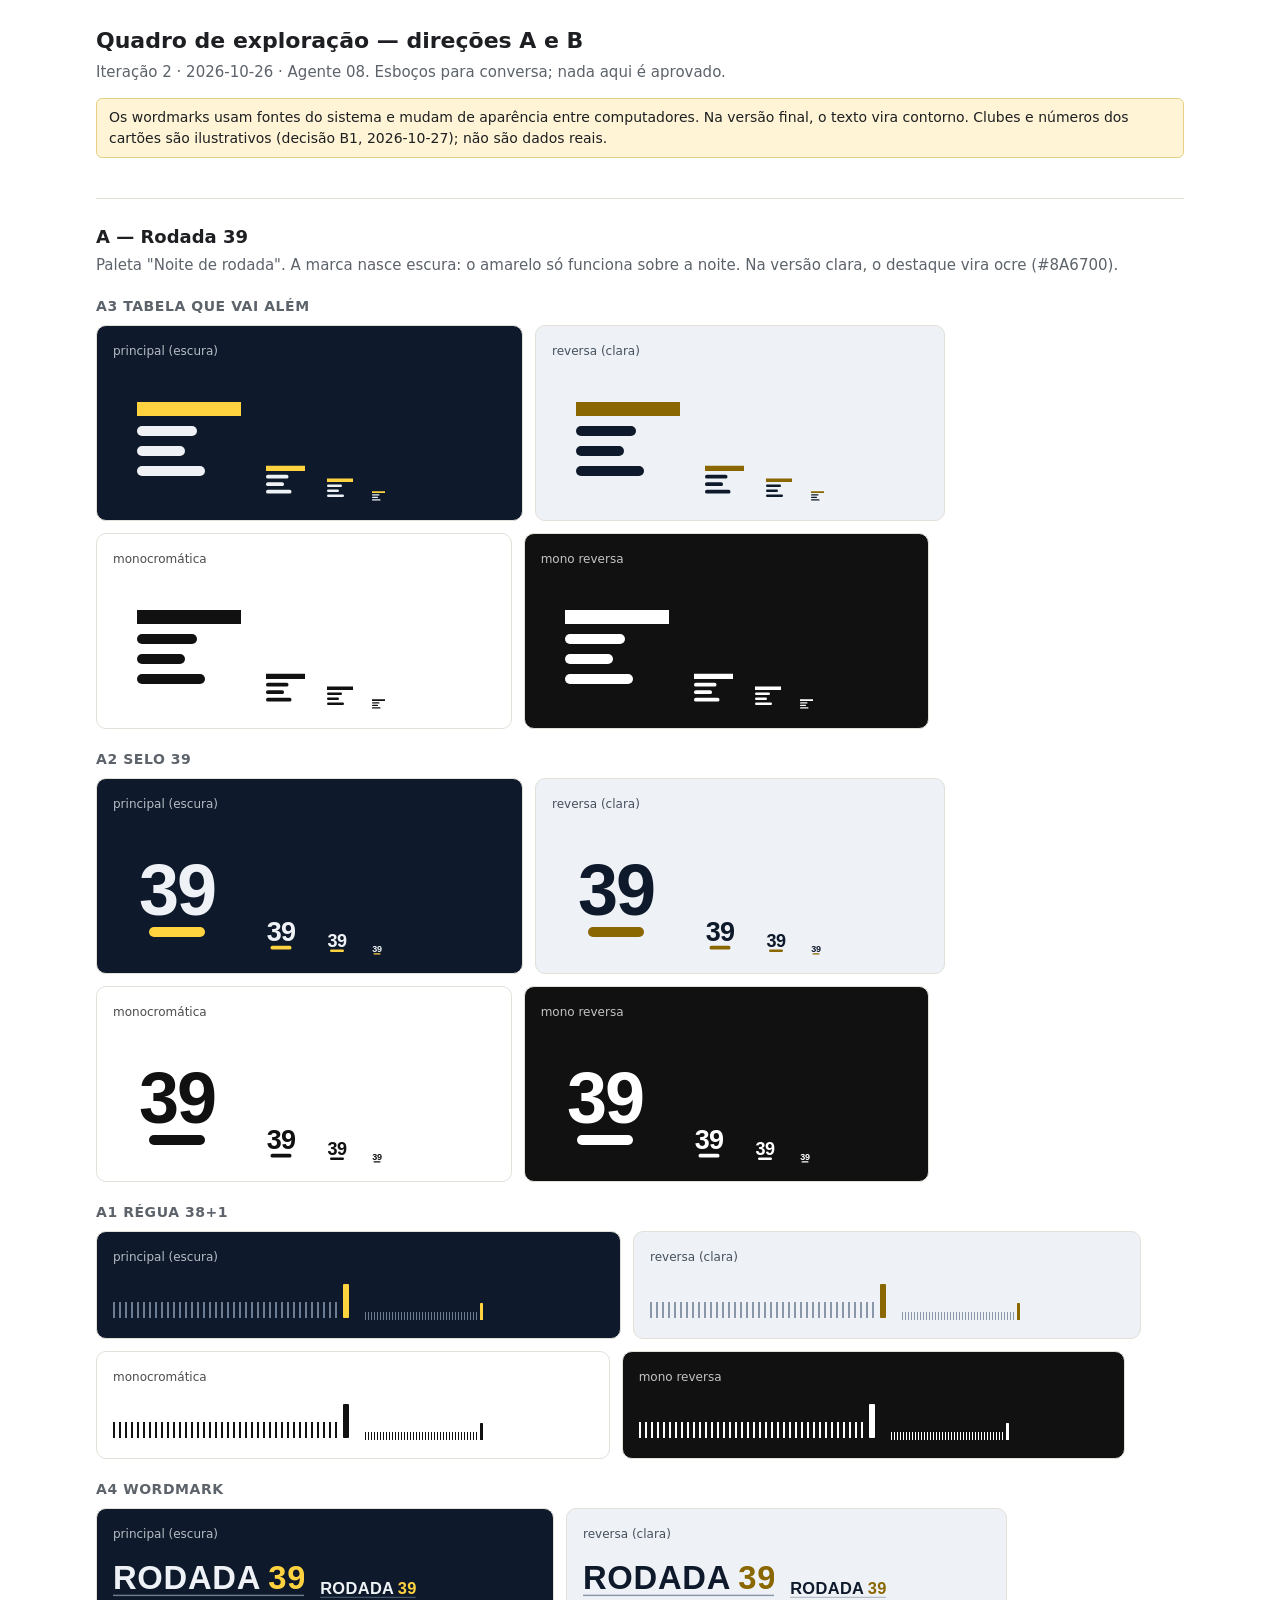
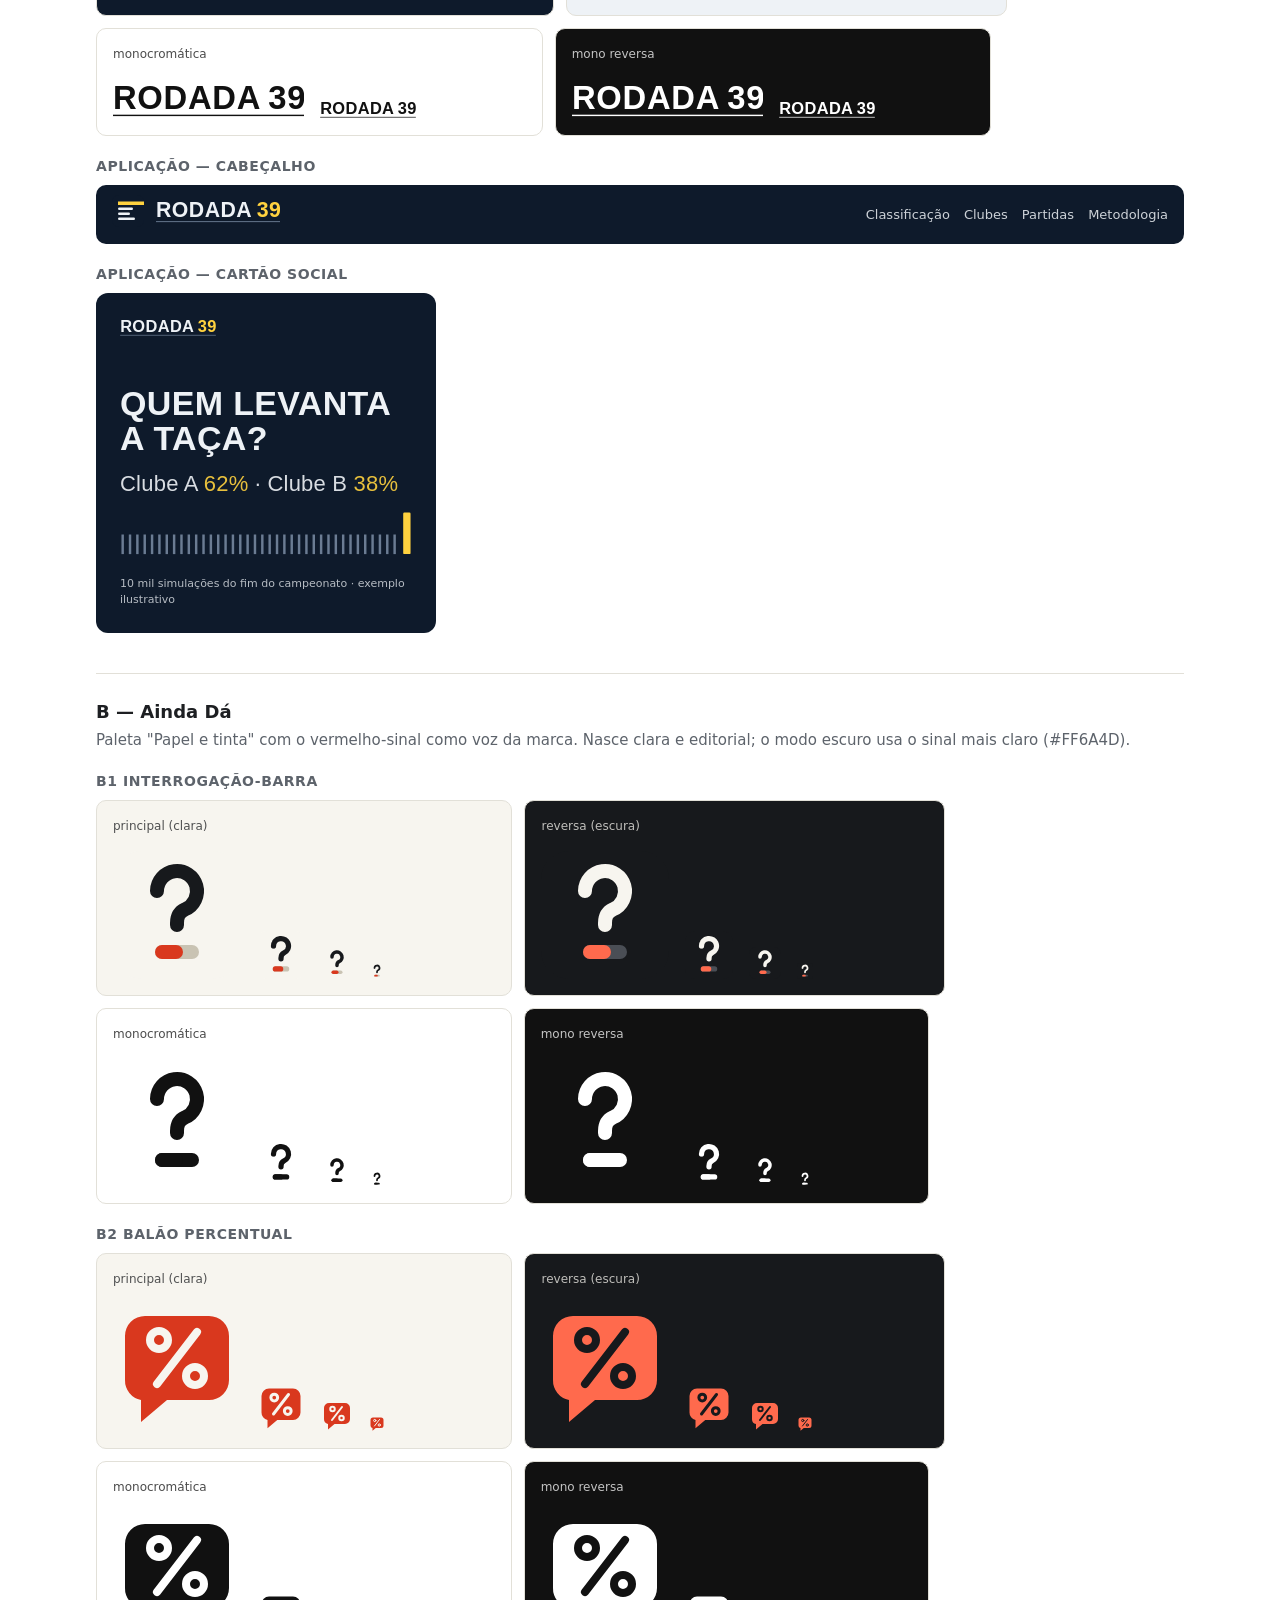
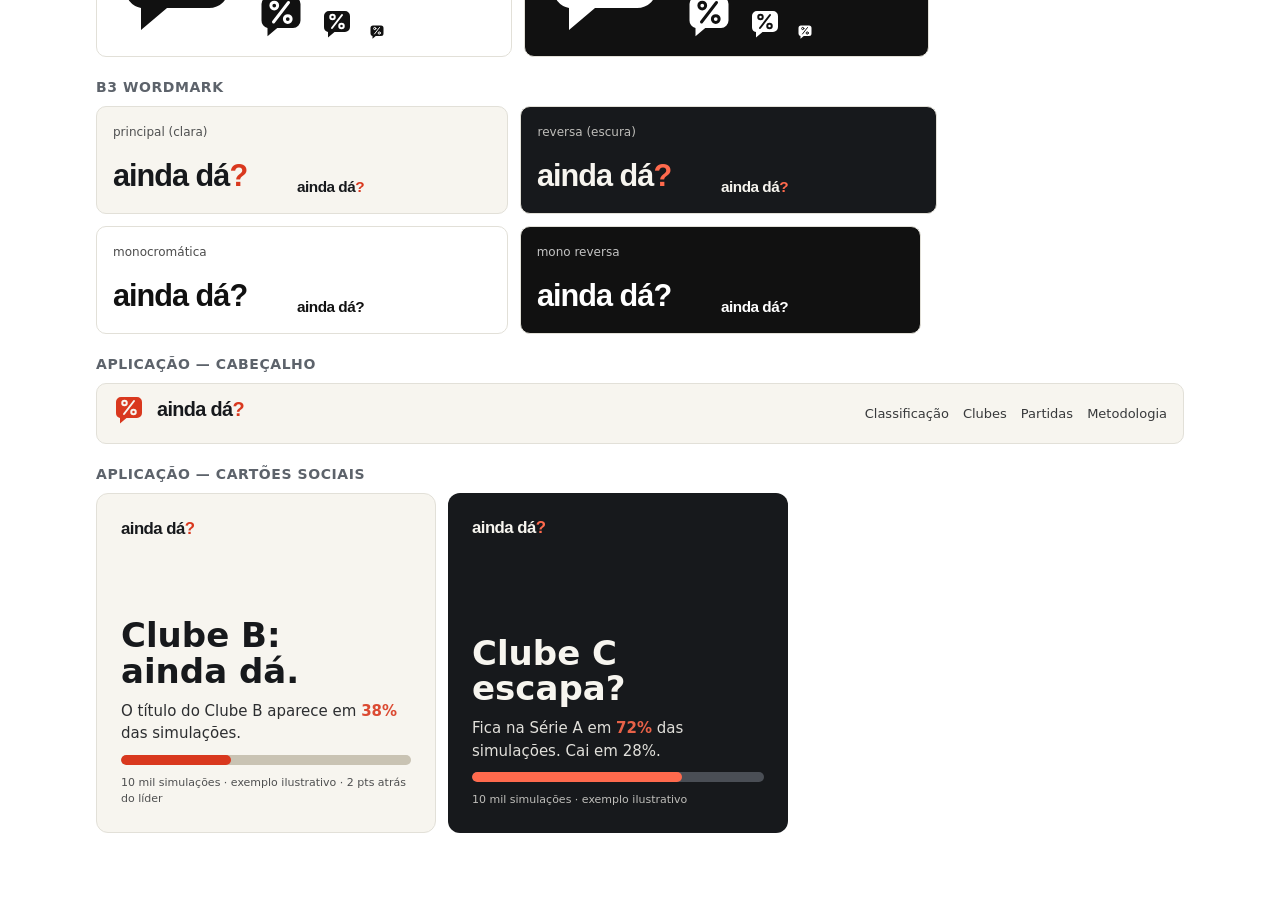
<file: docs/brand/exploration/board.html>
<!doctype html>
<html lang="pt-BR">
<head>
<meta charset="utf-8">
<meta name="viewport" content="width=device-width, initial-scale=1">
<title>Quadro de exploração A e B</title>
<style>
  :root {
    --page: #ffffff;
    --text: #1d1f22;
    --muted: #5d636b;
    --line: #e2e0d8;
    color-scheme: light;
  }
  * { box-sizing: border-box; }
  body { margin: 0; background: var(--page); color: var(--text); font: 15px/1.5 system-ui, "Segoe UI", Roboto, sans-serif; }
  main { max-width: 1120px; margin: 0 auto; padding: 24px 16px 64px; }
  h1 { font-size: 22px; margin: 0 0 4px; }
  h2 { font-size: 18px; margin: 40px 0 4px; border-top: 1px solid var(--line); padding-top: 24px; }
  h3 { font-size: 14px; margin: 20px 0 8px; color: var(--muted); font-weight: 600; text-transform: uppercase; letter-spacing: .04em; }
  p.note { color: var(--muted); margin: 0 0 12px; }
  .warn { background: #fff4d6; border: 1px solid #e7cf86; padding: 8px 12px; border-radius: 6px; font-size: 14px; }
  .row { display: flex; flex-wrap: wrap; gap: 12px; }
  .tile { border-radius: 10px; padding: 16px; display: flex; align-items: flex-end; gap: 16px; flex-wrap: wrap; border: 1px solid var(--line); }
  .tile .lbl { width: 100%; font-size: 12px; opacity: .75; }
  .tile svg { display: block; }

  .pal-a { --bg: #0E1A2B; --ink: #EEF2F6; --accent: #FFD23F; --faint: #6B7C93; background: #0E1A2B; color: #EEF2F6; }
  .pal-a-inv { --bg: #EEF2F6; --ink: #0E1A2B; --accent: #8A6700; --faint: #8A97A8; background: #EEF2F6; color: #0E1A2B; }
  .pal-b { --bg: #F7F5EF; --ink: #17191C; --accent: #D9381E; --faint: #C9C3B3; --paper: #F7F5EF; background: #F7F5EF; color: #17191C; }
  .pal-b-inv { --bg: #17191C; --ink: #F7F5EF; --accent: #FF6A4D; --faint: #4A4E55; --paper: #17191C; background: #17191C; color: #F7F5EF; }
  .mono { --bg: transparent; --ink: #111; --accent: #111; --faint: #111; --paper: #fff; background: #fff; color: #111; }
  .mono-rev { --bg: transparent; --ink: #fff; --accent: #fff; --faint: #fff; --paper: #111; background: #111; color: #fff; }

  .mock-header { border-radius: 10px; padding: 10px 16px; display: flex; align-items: center; gap: 12px; flex-wrap: wrap; }
  .mock-header nav { margin-left: auto; display: flex; gap: 14px; font-size: 13px; opacity: .85; flex-wrap: wrap; }

  .card { width: 340px; max-width: 100%; aspect-ratio: 1 / 1; border-radius: 12px; padding: 24px; display: flex; flex-direction: column; gap: 10px; }
  .card .kicker { display: flex; align-items: center; gap: 8px; }
  .card .big { font-size: 34px; line-height: 1.05; font-weight: 800; margin-top: auto; }
  .card .sub { font-size: 15px; opacity: .9; }
  .card .foot { font-size: 11px; opacity: .75; }
  .card .hl { color: var(--accent); }
  .cond { font-family: "Barlow Condensed", "Arial Narrow", "Roboto Condensed", sans-serif; letter-spacing: .01em; }
  .bar { height: 10px; border-radius: 5px; background: var(--faint); position: relative; overflow: hidden; }
  .bar > span { position: absolute; inset: 0 auto 0 0; background: var(--accent); border-radius: 5px; }
</style>
</head>
<body>
<main>
  <h1>Quadro de exploração — direções A e B</h1>
  <p class="note">Iteração 2 · 2026-10-26 · Agente 08. Esboços para conversa; nada aqui é aprovado.</p>
  <p class="warn">Os wordmarks usam fontes do sistema e mudam de aparência entre computadores. Na versão final, o texto vira contorno. Clubes e números dos cartões são ilustrativos (decisão B1, 2026-10-27); não são dados reais.</p>

  <h2>A — Rodada 39</h2>
  <p class="note">Paleta "Noite de rodada". A marca nasce escura: o amarelo só funciona sobre a noite. Na versão clara, o destaque vira ocre (#8A6700).</p>
  <div id="a-symbols"></div>

  <h3>Aplicação — cabeçalho</h3>
  <div class="mock-header pal-a">
    <span data-svg="a3-tabela-alem" data-size="32"></span>
    <span data-svg="a4-wordmark-rodada39" data-h="26"></span>
    <nav><span>Classificação</span><span>Clubes</span><span>Partidas</span><span>Metodologia</span></nav>
  </div>

  <h3>Aplicação — cartão social</h3>
  <div class="row">
    <div class="card pal-a">
      <div class="kicker"><span data-svg="a4-wordmark-rodada39" data-h="20"></span></div>
      <div class="big cond">QUEM LEVANTA<br>A TAÇA?</div>
      <div class="sub cond" style="font-size:22px">Clube A <span class="hl">62%</span> · Clube B <span class="hl">38%</span></div>
      <span data-svg="a1-regua-38-1" data-w="292"></span>
      <div class="foot">10 mil simulações do fim do campeonato · exemplo ilustrativo</div>
    </div>
  </div>

  <h2>B — Ainda Dá</h2>
  <p class="note">Paleta "Papel e tinta" com o vermelho-sinal como voz da marca. Nasce clara e editorial; o modo escuro usa o sinal mais claro (#FF6A4D).</p>
  <div id="b-symbols"></div>

  <h3>Aplicação — cabeçalho</h3>
  <div class="mock-header pal-b" style="border:1px solid var(--line)">
    <span data-svg="b2-balao-percentual" data-size="32"></span>
    <span data-svg="b3-wordmark-aindada" data-h="26"></span>
    <nav><span>Classificação</span><span>Clubes</span><span>Partidas</span><span>Metodologia</span></nav>
  </div>

  <h3>Aplicação — cartões sociais</h3>
  <div class="row">
    <div class="card pal-b" style="border:1px solid var(--line)">
      <div class="kicker"><span data-svg="b3-wordmark-aindada" data-h="22"></span></div>
      <div class="big">Clube B:<br>ainda dá.</div>
      <div class="sub">O título do Clube B aparece em <b class="hl">38%</b> das simulações.</div>
      <div class="bar"><span style="width:38%"></span></div>
      <div class="foot">10 mil simulações · exemplo ilustrativo · 2 pts atrás do líder</div>
    </div>
    <div class="card pal-b-inv">
      <div class="kicker"><span data-svg="b3-wordmark-aindada" data-h="22"></span></div>
      <div class="big">Clube C escapa?</div>
      <div class="sub">Fica na Série A em <b class="hl">72%</b> das simulações. Cai em 28%.</div>
      <div class="bar"><span style="width:72%"></span></div>
      <div class="foot">10 mil simulações · exemplo ilustrativo</div>
    </div>
  </div>
</main>
<script>
  const SYMBOLS = {
    a: [["a3-tabela-alem", "A3 tabela que vai além"], ["a2-selo-39", "A2 selo 39"], ["a1-regua-38-1", "A1 régua 38+1"], ["a4-wordmark-rodada39", "A4 wordmark"]],
    b: [["b1-pergunta-barra", "B1 interrogação-barra"], ["b2-balao-percentual", "B2 balão percentual"], ["b3-wordmark-aindada", "B3 wordmark"]],
  };
  const PALETTES = {
    a: [["pal-a", "principal (escura)"], ["pal-a-inv", "reversa (clara)"], ["mono", "monocromática"], ["mono-rev", "mono reversa"]],
    b: [["pal-b", "principal (clara)"], ["pal-b-inv", "reversa (escura)"], ["mono", "monocromática"], ["mono-rev", "mono reversa"]],
  };
  const cache = {};
  async function load(name) {
    if (!cache[name]) {
      const response = await fetch(`svg/${name}.svg`);
      cache[name] = await response.text();
    }
    return cache[name];
  }
  function sized(markup, opts) {
    const holder = document.createElement("span");
    holder.innerHTML = markup.trim();
    const svg = holder.querySelector("svg");
    const [, , vbWidth, vbHeight] = svg.getAttribute("viewBox").split(/\s+/).map(Number);
    let width;
    let height;
    if (opts.size) { width = height = opts.size; }
    if (opts.h) { height = opts.h; width = Math.round(opts.h * vbWidth / vbHeight); }
    if (opts.w) { width = opts.w; height = Math.round(opts.w * vbHeight / vbWidth); }
    svg.setAttribute("width", width);
    svg.setAttribute("height", height);
    return svg;
  }
  async function renderGroup(key) {
    const target = document.getElementById(`${key}-symbols`);
    for (const [name, label] of SYMBOLS[key]) {
      const markup = await load(name);
      const heading = document.createElement("h3");
      heading.textContent = label;
      target.append(heading);
      const row = document.createElement("div");
      row.className = "row";
      const isWordmark = name.includes("wordmark") || name.includes("regua");
      for (const [paletteClass, paletteLabel] of PALETTES[key]) {
        const tile = document.createElement("div");
        tile.className = `tile ${paletteClass}`;
        const caption = document.createElement("div");
        caption.className = "lbl";
        caption.textContent = paletteLabel;
        tile.append(caption);
        const sizes = isWordmark ? [{ h: 40 }, { h: 20 }] : [{ size: 128 }, { size: 48 }, { size: 32 }, { size: 16 }];
        for (const opts of sizes) tile.append(sized(markup, opts));
        row.append(tile);
      }
      target.append(row);
    }
  }
  async function renderSlots() {
    for (const slot of document.querySelectorAll("[data-svg]")) {
      const markup = await load(slot.dataset.svg);
      slot.append(sized(markup, { size: Number(slot.dataset.size) || 0, h: Number(slot.dataset.h) || 0, w: Number(slot.dataset.w) || 0 }));
    }
  }
  renderGroup("a").then(() => renderGroup("b")).then(renderSlots);
</script>
</body>
</html>
</file>
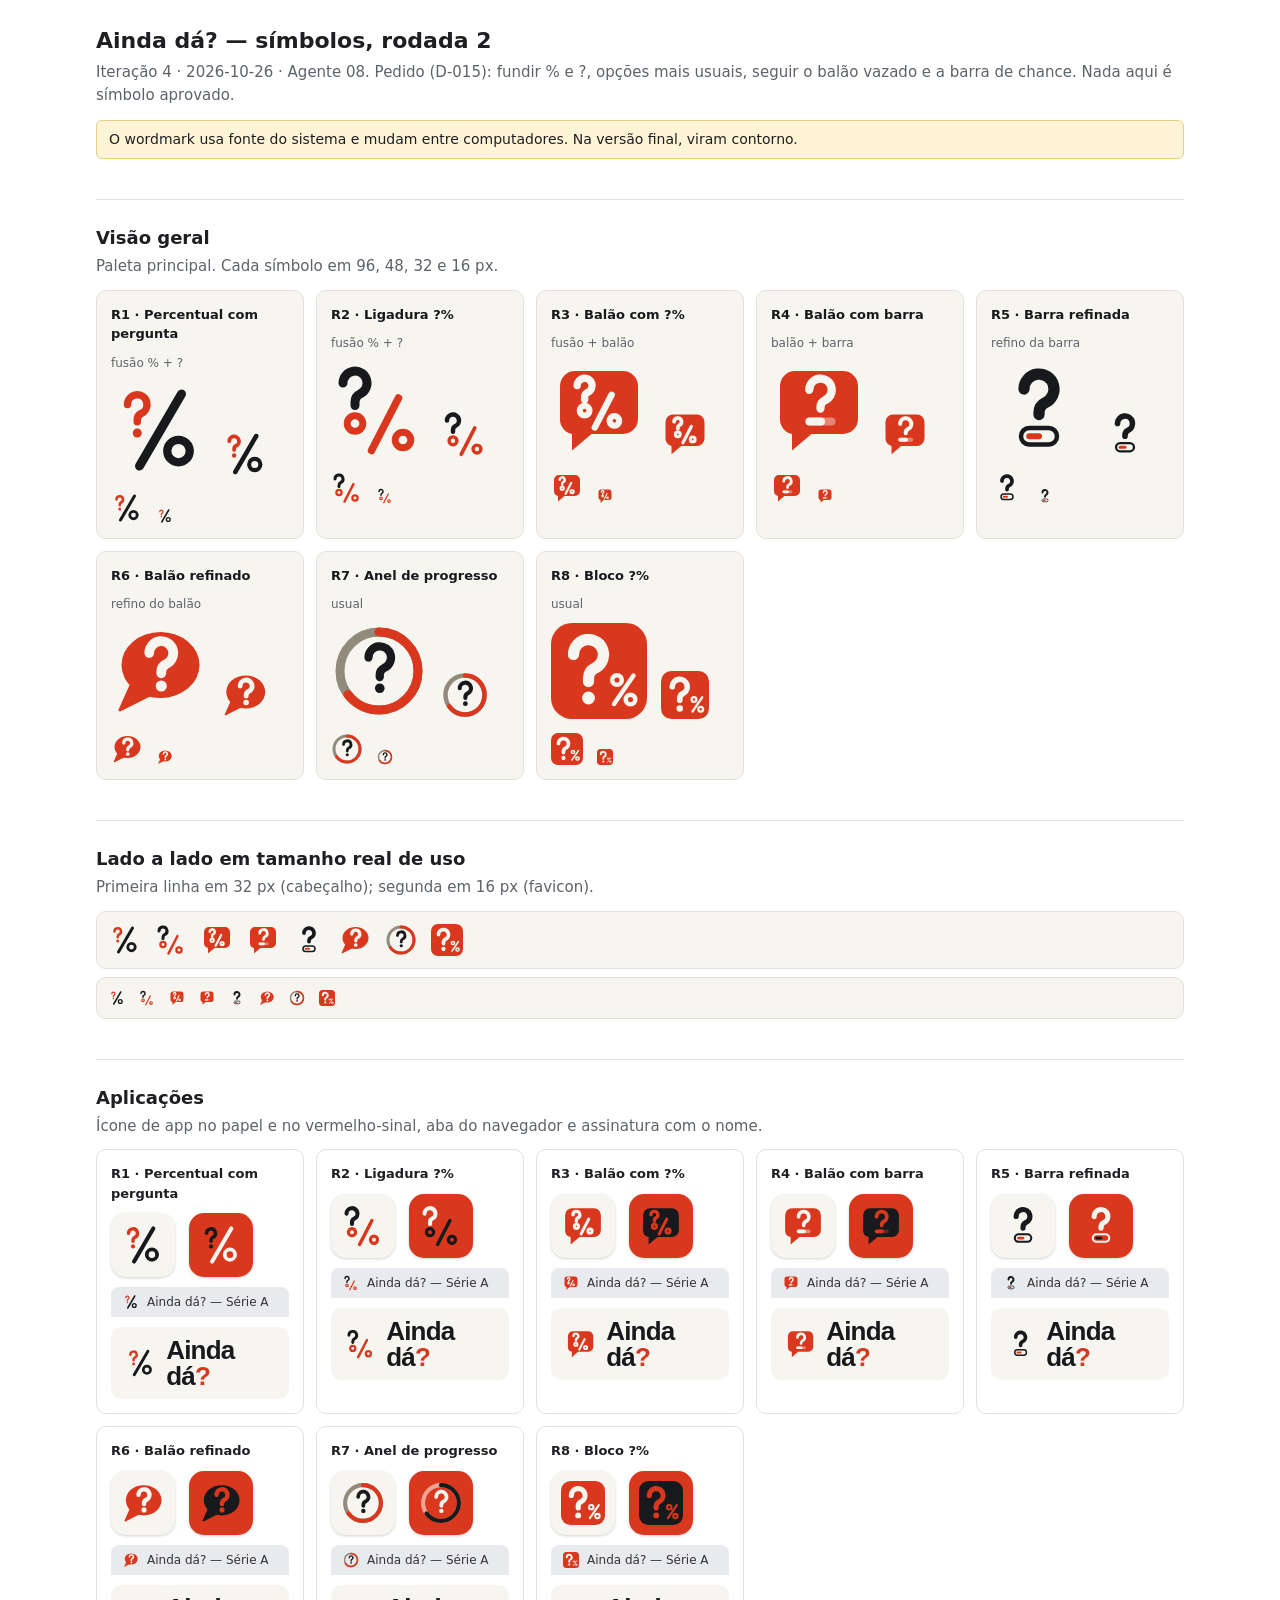
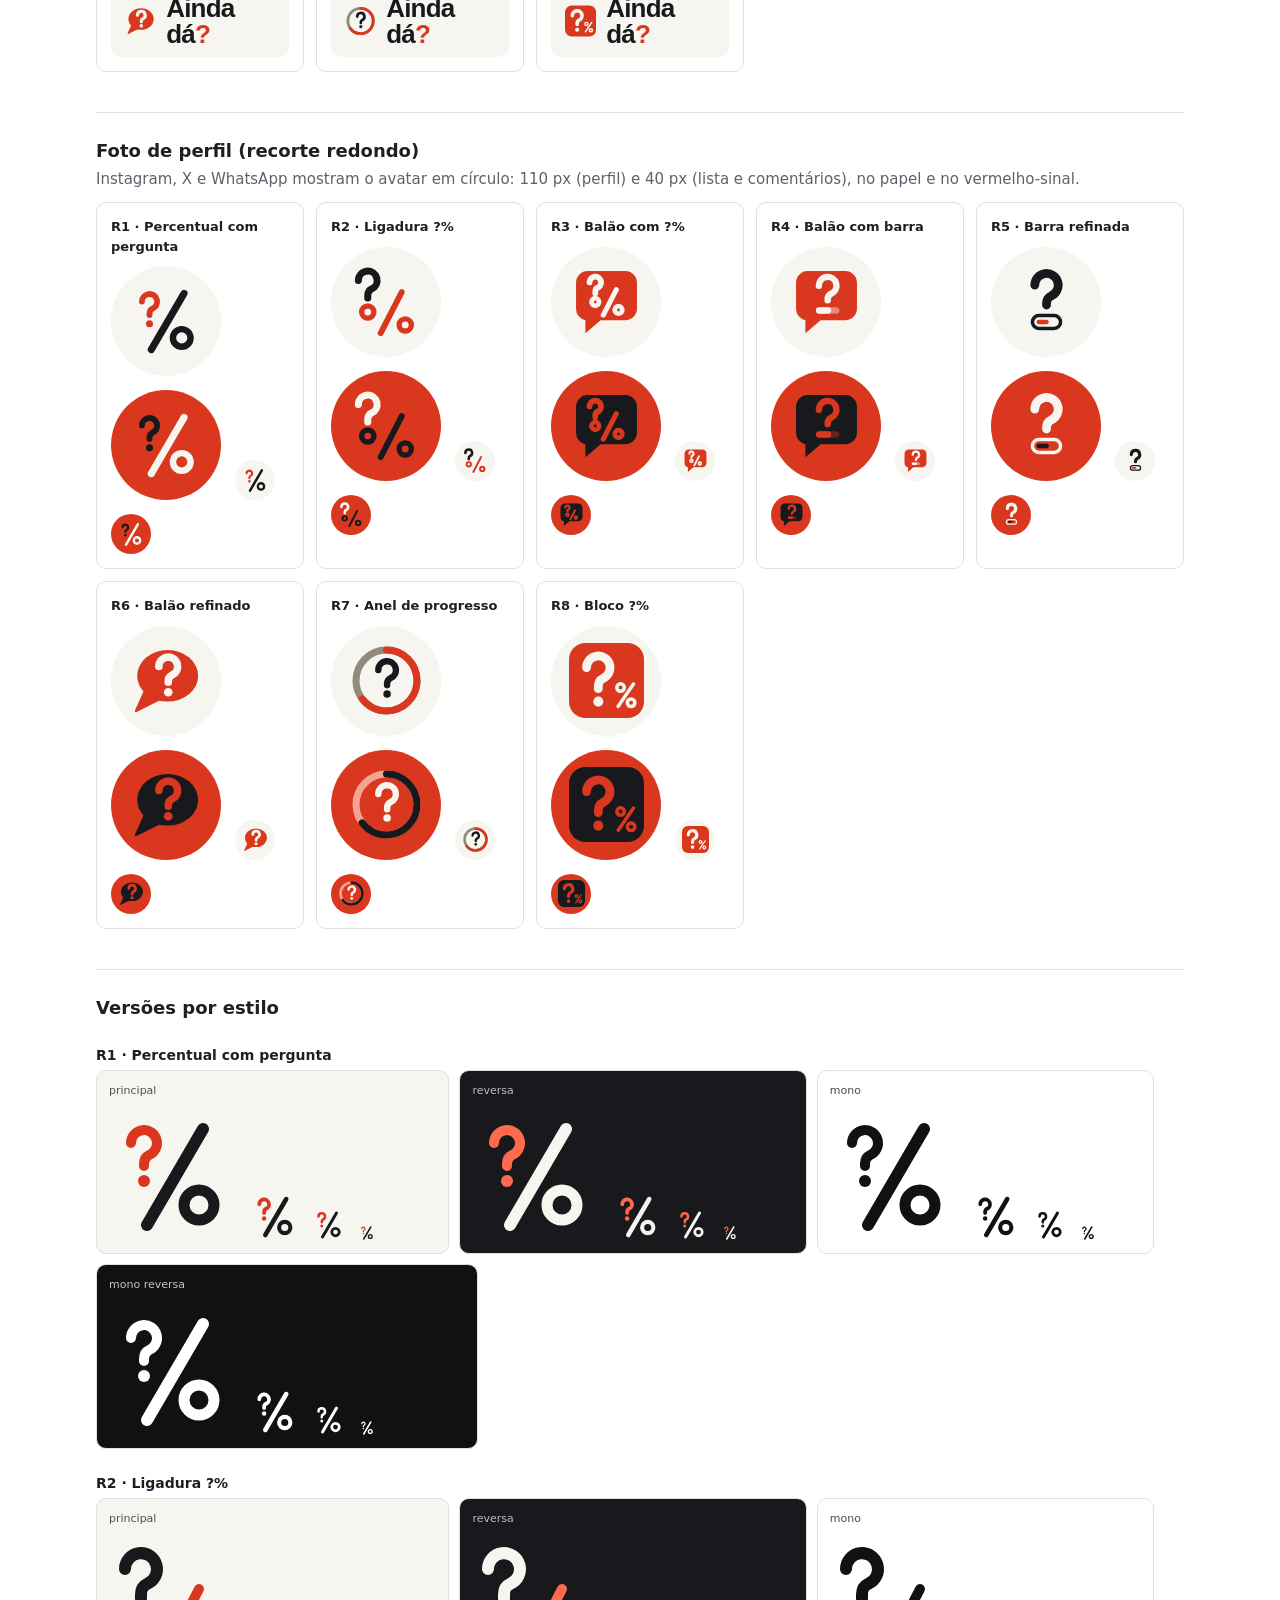
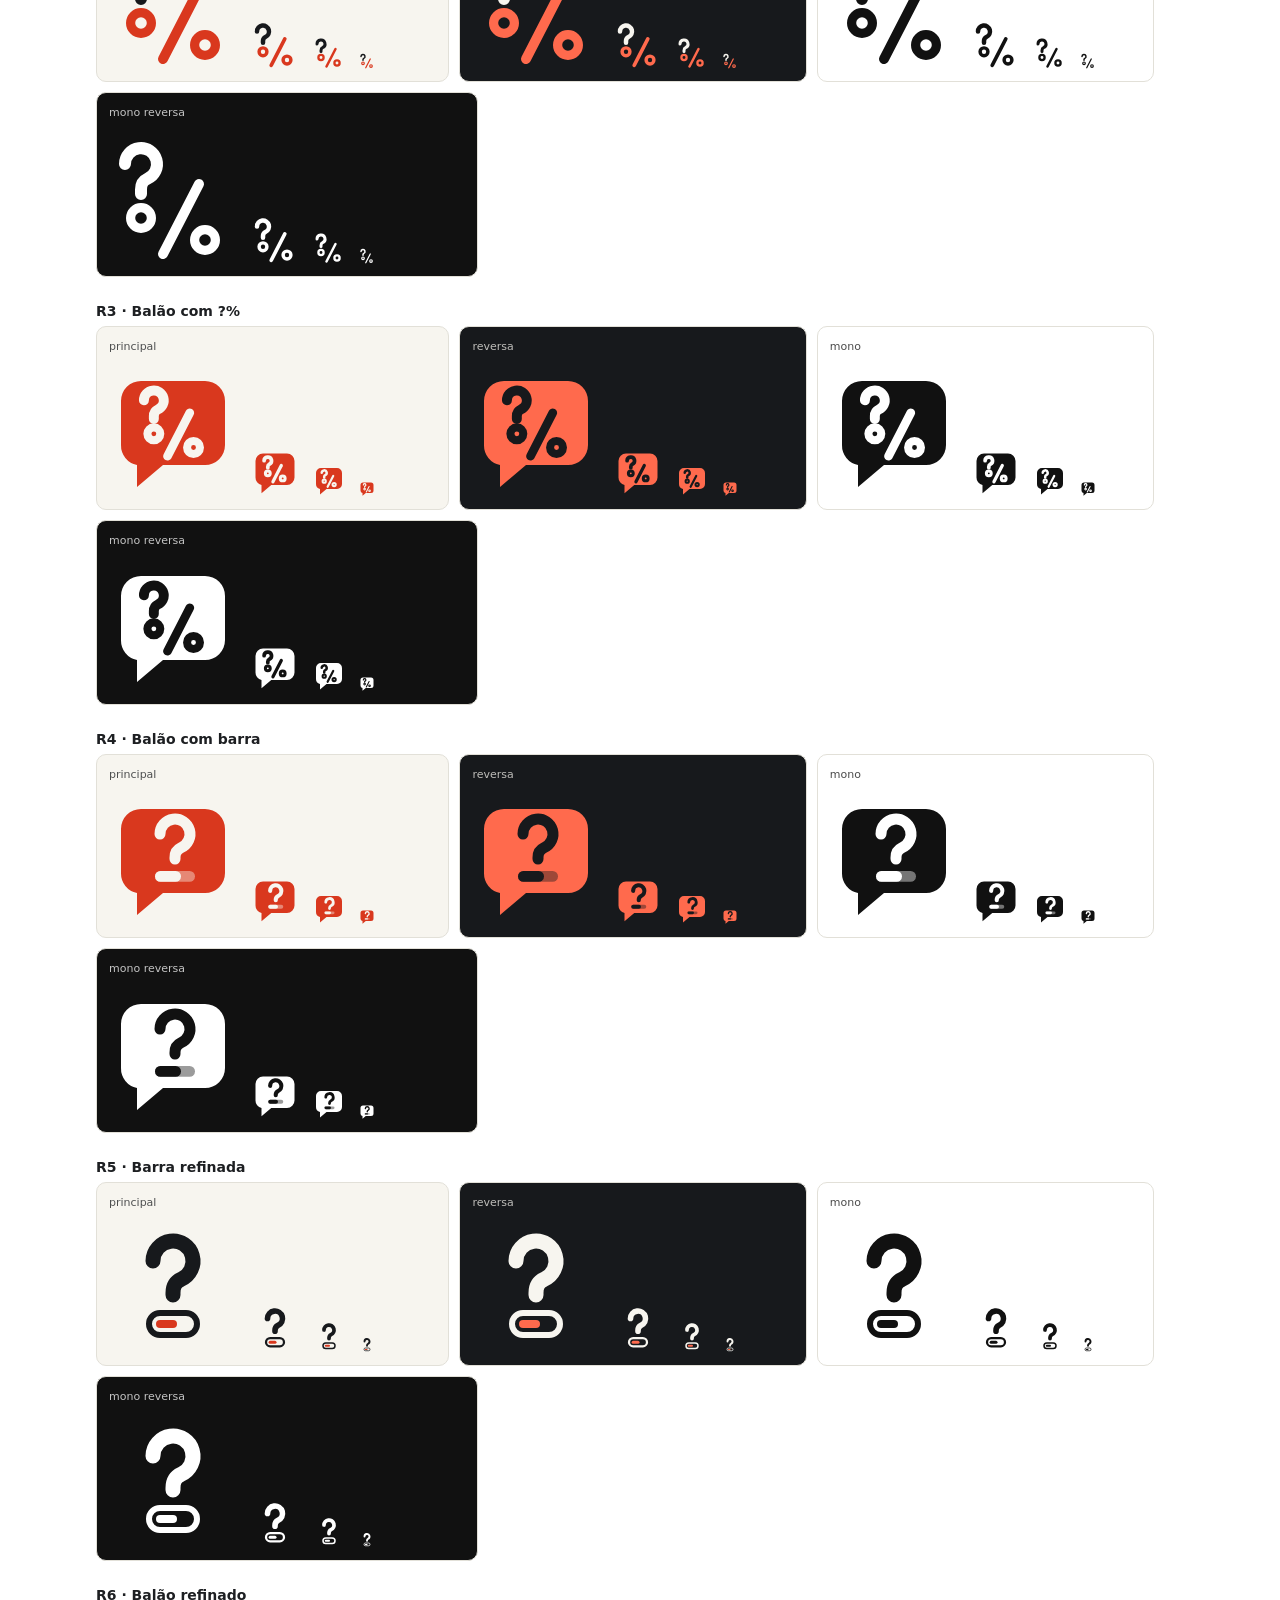
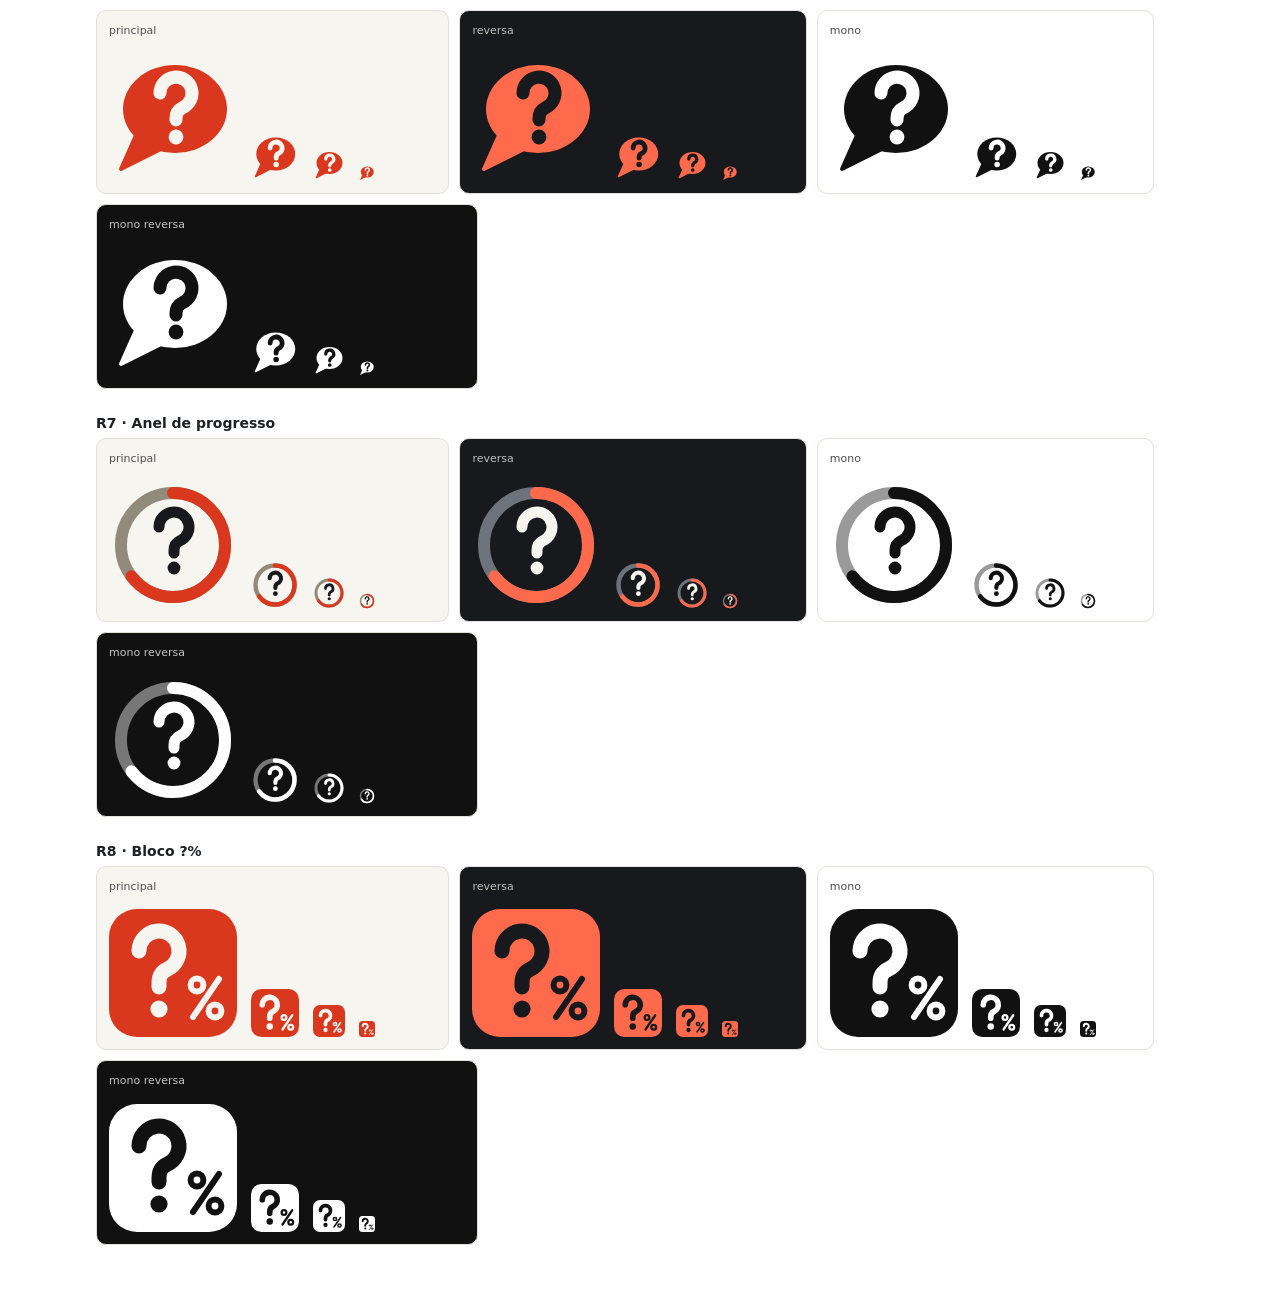
<file: docs/brand/exploration/simbolos-r2.html>
<!doctype html>
<html lang="pt-BR">
<head>
<meta charset="utf-8">
<meta name="viewport" content="width=device-width, initial-scale=1">
<title>Símbolos Ainda dá? 2</title>
<style>
  :root { --page: #ffffff; --text: #1d1f22; --muted: #5d636b; --line: #e2e0d8; color-scheme: light; }
  * { box-sizing: border-box; }
  body { margin: 0; background: var(--page); color: var(--text); font: 15px/1.5 system-ui, "Segoe UI", Roboto, sans-serif; }
  main { max-width: 1120px; margin: 0 auto; padding: 24px 16px 64px; }
  h1 { font-size: 22px; margin: 0 0 4px; }
  h2 { font-size: 18px; margin: 40px 0 4px; border-top: 1px solid var(--line); padding-top: 24px; }
  h3 { font-size: 14px; margin: 24px 0 4px; }
  p.note { color: var(--muted); margin: 0 0 12px; }
  .warn { background: #fff4d6; border: 1px solid #e7cf86; padding: 8px 12px; border-radius: 6px; font-size: 14px; }
  .grid { display: grid; grid-template-columns: repeat(auto-fill, minmax(200px, 1fr)); gap: 12px; }
  .cell { border: 1px solid var(--line); border-radius: 10px; padding: 14px; display: flex; flex-direction: column; gap: 10px; }
  .cell .name { font-size: 13px; font-weight: 600; }
  .cell .line { font-size: 12px; color: var(--muted); }
  .sizes { display: flex; align-items: flex-end; gap: 14px; flex-wrap: wrap; }
  .row { display: flex; flex-wrap: wrap; gap: 10px; }
  .tile { border-radius: 10px; padding: 12px; display: flex; align-items: flex-end; gap: 14px; flex-wrap: wrap; border: 1px solid var(--line); }
  .tile .lbl { width: 100%; font-size: 11px; opacity: .75; }
  svg { display: block; }

  .pal-main { --ink: #17191C; --accent: #D9381E; --track: #928B7C; --paper: #F7F5EF; --faint: #DCD8CC; background: #F7F5EF; color: #17191C; }
  .pal-rev { --ink: #F7F5EF; --accent: #FF6A4D; --track: #6E727A; --paper: #17191C; --faint: #34383D; background: #17191C; color: #F7F5EF; }
  .mono { --ink: #111; --accent: #111; --track: #9A9A9A; --paper: #fff; --faint: #D6D6D6; background: #fff; color: #111; }
  .mono-rev { --ink: #fff; --accent: #fff; --track: #777; --paper: #111; --faint: #3A3A3A; background: #111; color: #fff; }
  .on-signal { --ink: #F7F5EF; --accent: #17191C; --track: #F2A493; --paper: #D9381E; --faint: #E8705B; background: #D9381E; color: #F7F5EF; }

  .lockup { display: flex; align-items: center; gap: 10px; padding: 10px 14px; border-radius: 10px; }
  .wordmark { font-family: "Archivo", "Arial Black", Arial, sans-serif; font-weight: 800; font-size: 26px; letter-spacing: -0.03em; line-height: 1; }
  .wordmark .q { color: var(--accent); }
  .appicon { width: 64px; height: 64px; border-radius: 15px; display: grid; place-items: center; box-shadow: 0 1px 3px rgba(0,0,0,.18); }
  .avatar { border-radius: 50%; display: grid; place-items: center; overflow: hidden; }
  .tab { display: inline-flex; align-items: center; gap: 8px; background: #e9eaed; border-radius: 8px 8px 0 0; padding: 6px 12px; font-size: 12px; color: #333; }
</style>
</head>
<body>
<main>
  <h1>Ainda dá? — símbolos, rodada 2</h1>
  <p class="note">Iteração 4 · 2026-10-26 · Agente 08. Pedido (D-015): fundir % e ?, opções mais usuais, seguir o balão vazado e a barra de chance. Nada aqui é símbolo aprovado.</p>
  <p class="warn">O wordmark usa fonte do sistema e mudam entre computadores. Na versão final, viram contorno.</p>

  <h2>Visão geral</h2>
  <p class="note">Paleta principal. Cada símbolo em 96, 48, 32 e 16 px.</p>
  <div class="grid" id="overview"></div>

  <h2>Lado a lado em tamanho real de uso</h2>
  <p class="note">Primeira linha em 32 px (cabeçalho); segunda em 16 px (favicon).</p>
  <div class="tile pal-main" id="side32"></div>
  <div style="height:8px"></div>
  <div class="tile pal-main" id="side16"></div>

  <h2>Aplicações</h2>
  <p class="note">Ícone de app no papel e no vermelho-sinal, aba do navegador e assinatura com o nome.</p>
  <div class="grid" id="apps"></div>

  <h2>Foto de perfil (recorte redondo)</h2>
  <p class="note">Instagram, X e WhatsApp mostram o avatar em círculo: 110 px (perfil) e 40 px (lista e comentários), no papel e no vermelho-sinal.</p>
  <div class="grid" id="avatars"></div>

  <h2>Versões por estilo</h2>
  <div id="detail"></div>
</main>
<script>
  const STYLES = [
    ["r1-percentual-pergunta", "R1 · Percentual com pergunta", "fusão % + ?"],
    ["r2-ligadura", "R2 · Ligadura ?%", "fusão % + ?"],
    ["r3-balao-ligadura", "R3 · Balão com ?%", "fusão + balão"],
    ["r4-balao-barra", "R4 · Balão com barra", "balão + barra"],
    ["r5-barra-refinada", "R5 · Barra refinada", "refino da barra"],
    ["r6-balao-refinado", "R6 · Balão refinado", "refino do balão"],
    ["r7-anel", "R7 · Anel de progresso", "usual"],
    ["r8-bloco", "R8 · Bloco ?%", "usual"],
  ];
  const VERSIONS = [["pal-main", "principal"], ["pal-rev", "reversa"], ["mono", "mono"], ["mono-rev", "mono reversa"]];
  const cache = {};
  let uid = 0;
  async function load(name) {
    if (!cache[name]) cache[name] = await (await fetch(`svg/simbolos-r2/${name}.svg`)).text();
    return cache[name];
  }
  function symbol(markup, size) {
    const holder = document.createElement("span");
    uid += 1;
    holder.innerHTML = markup.trim().replaceAll("s8-orbita", `s8-orbita-${uid}`);
    const svg = holder.querySelector("svg");
    svg.setAttribute("width", size);
    svg.setAttribute("height", size);
    return svg;
  }
  function el(tag, className, text) {
    const node = document.createElement(tag);
    if (className) node.className = className;
    if (text) node.textContent = text;
    return node;
  }
  async function render() {
    const overview = document.getElementById("overview");
    const side32 = document.getElementById("side32");
    const side16 = document.getElementById("side16");
    const apps = document.getElementById("apps");
    const detail = document.getElementById("detail");
    for (const [name, title, line] of STYLES) {
      const markup = await load(name);

      const cell = el("div", "cell pal-main");
      cell.append(el("div", "name", title), el("div", "line", line));
      const sizes = el("div", "sizes");
      for (const size of [96, 48, 32, 16]) sizes.append(symbol(markup, size));
      cell.append(sizes);
      overview.append(cell);

      side32.append(symbol(markup, 32));
      side16.append(symbol(markup, 16));

      const app = el("div", "cell");
      app.append(el("div", "name", title));
      const icons = el("div", "sizes");
      const iconPaper = el("div", "appicon pal-main");
      iconPaper.append(symbol(markup, 44));
      const iconSignal = el("div", "appicon on-signal");
      iconSignal.append(symbol(markup, 44));
      icons.append(iconPaper, iconSignal);
      const tab = el("div", "tab");
      tab.append(symbol(markup, 16), el("span", "", "Ainda dá? — Série A"));
      const lockup = el("div", "lockup pal-main");
      const word = el("span", "wordmark", "Ainda dá");
      word.append(el("span", "q", "?"));
      lockup.append(symbol(markup, 34), word);
      app.append(icons, tab, lockup);
      apps.append(app);

      const avatarCell = el("div", "cell");
      avatarCell.append(el("div", "name", title));
      const avatarRow = el("div", "sizes");
      for (const [paletteClass, size] of [["pal-main", 110], ["on-signal", 110], ["pal-main", 40], ["on-signal", 40]]) {
        const avatar = el("div", `avatar ${paletteClass}`);
        avatar.style.width = avatar.style.height = `${size}px`;
        avatar.append(symbol(markup, Math.round(size * 0.68)));
        avatarRow.append(avatar);
      }
      avatarCell.append(avatarRow);
      document.getElementById("avatars").append(avatarCell);

      detail.append(el("h3", "", title));
      const row = el("div", "row");
      for (const [paletteClass, label] of VERSIONS) {
        const tile = el("div", `tile ${paletteClass}`);
        tile.append(el("div", "lbl", label));
        for (const size of [128, 48, 32, 16]) tile.append(symbol(markup, size));
        row.append(tile);
      }
      detail.append(row);
    }
  }
  render().then(() => {
    const params = new URLSearchParams(location.search);
    if (params.get("zoom")) document.body.style.zoom = params.get("zoom");
    const only = params.get("secao");
    if (!only) return;
    const keep = document.getElementById(only);
    for (const child of document.querySelector("main").children) {
      if (child !== keep && child !== keep.previousElementSibling) child.style.display = "none";
    }
  });
</script>
</body>
</html>
</file>
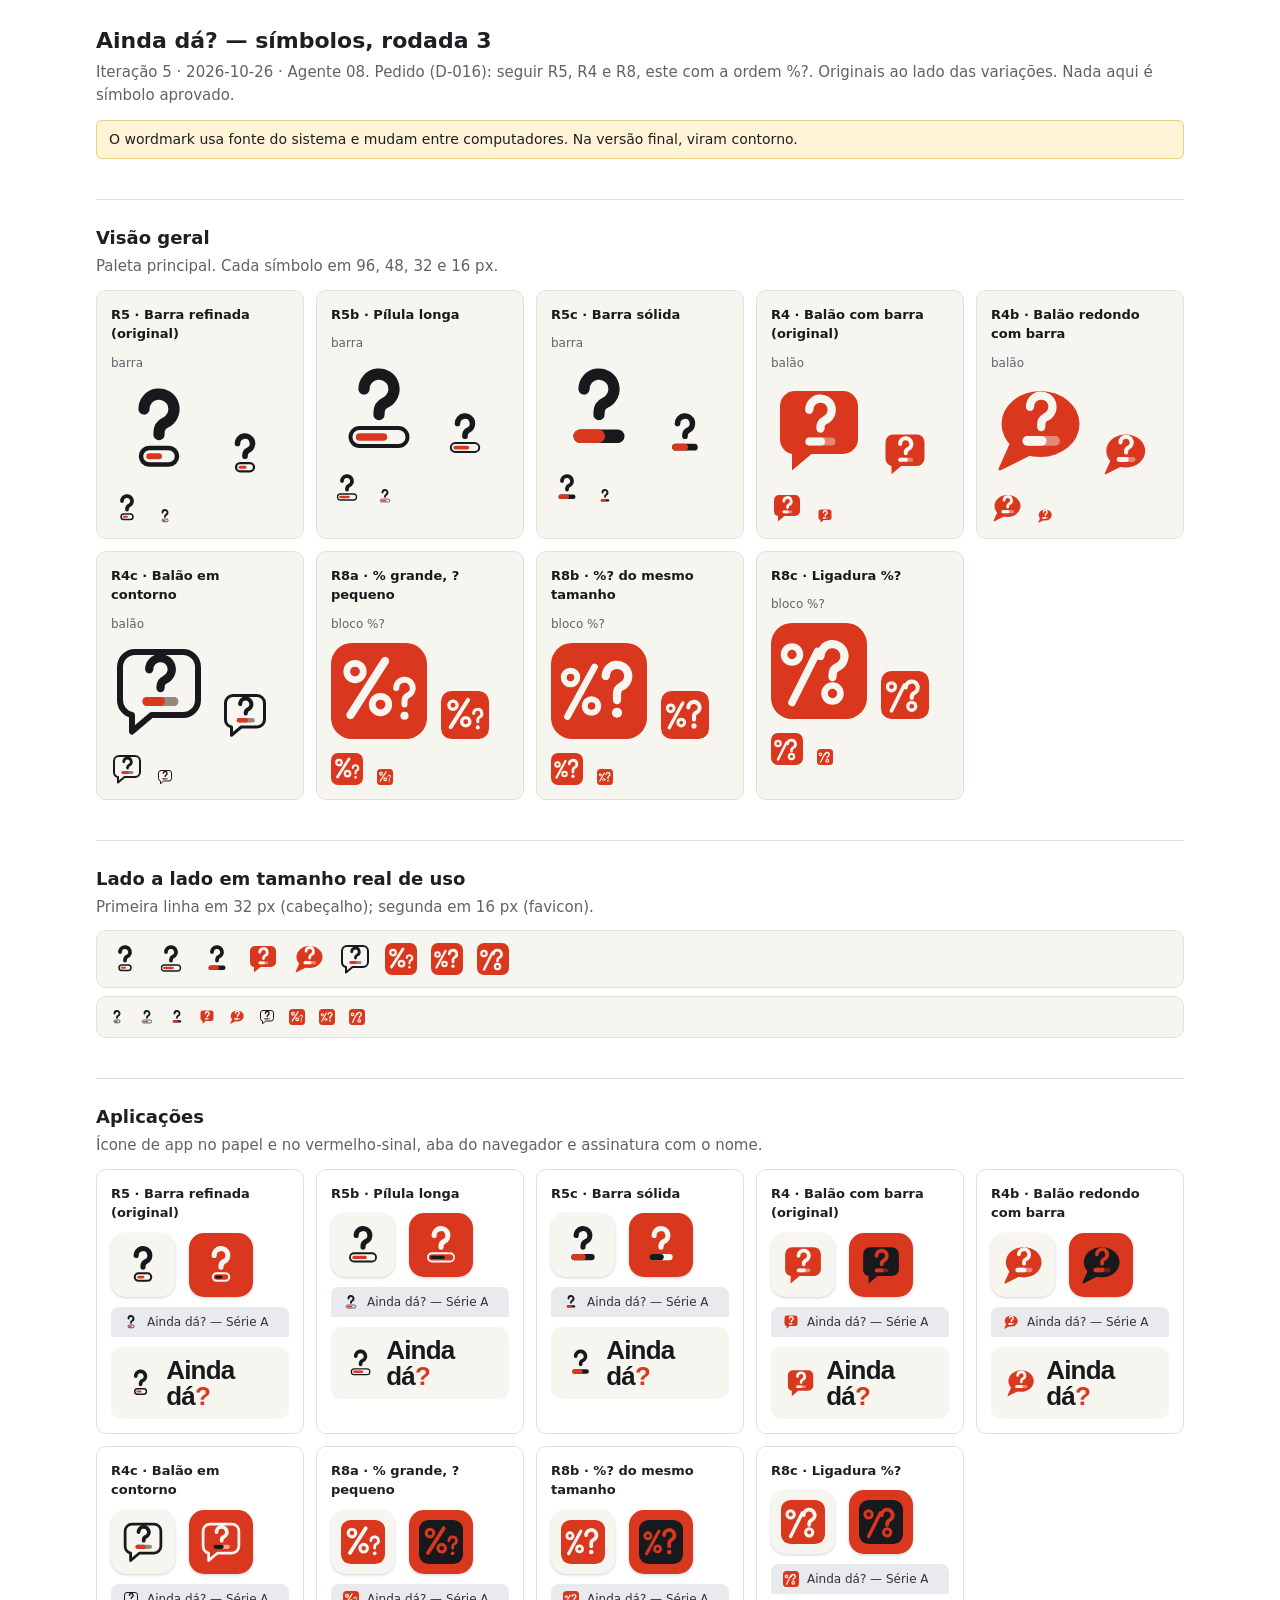
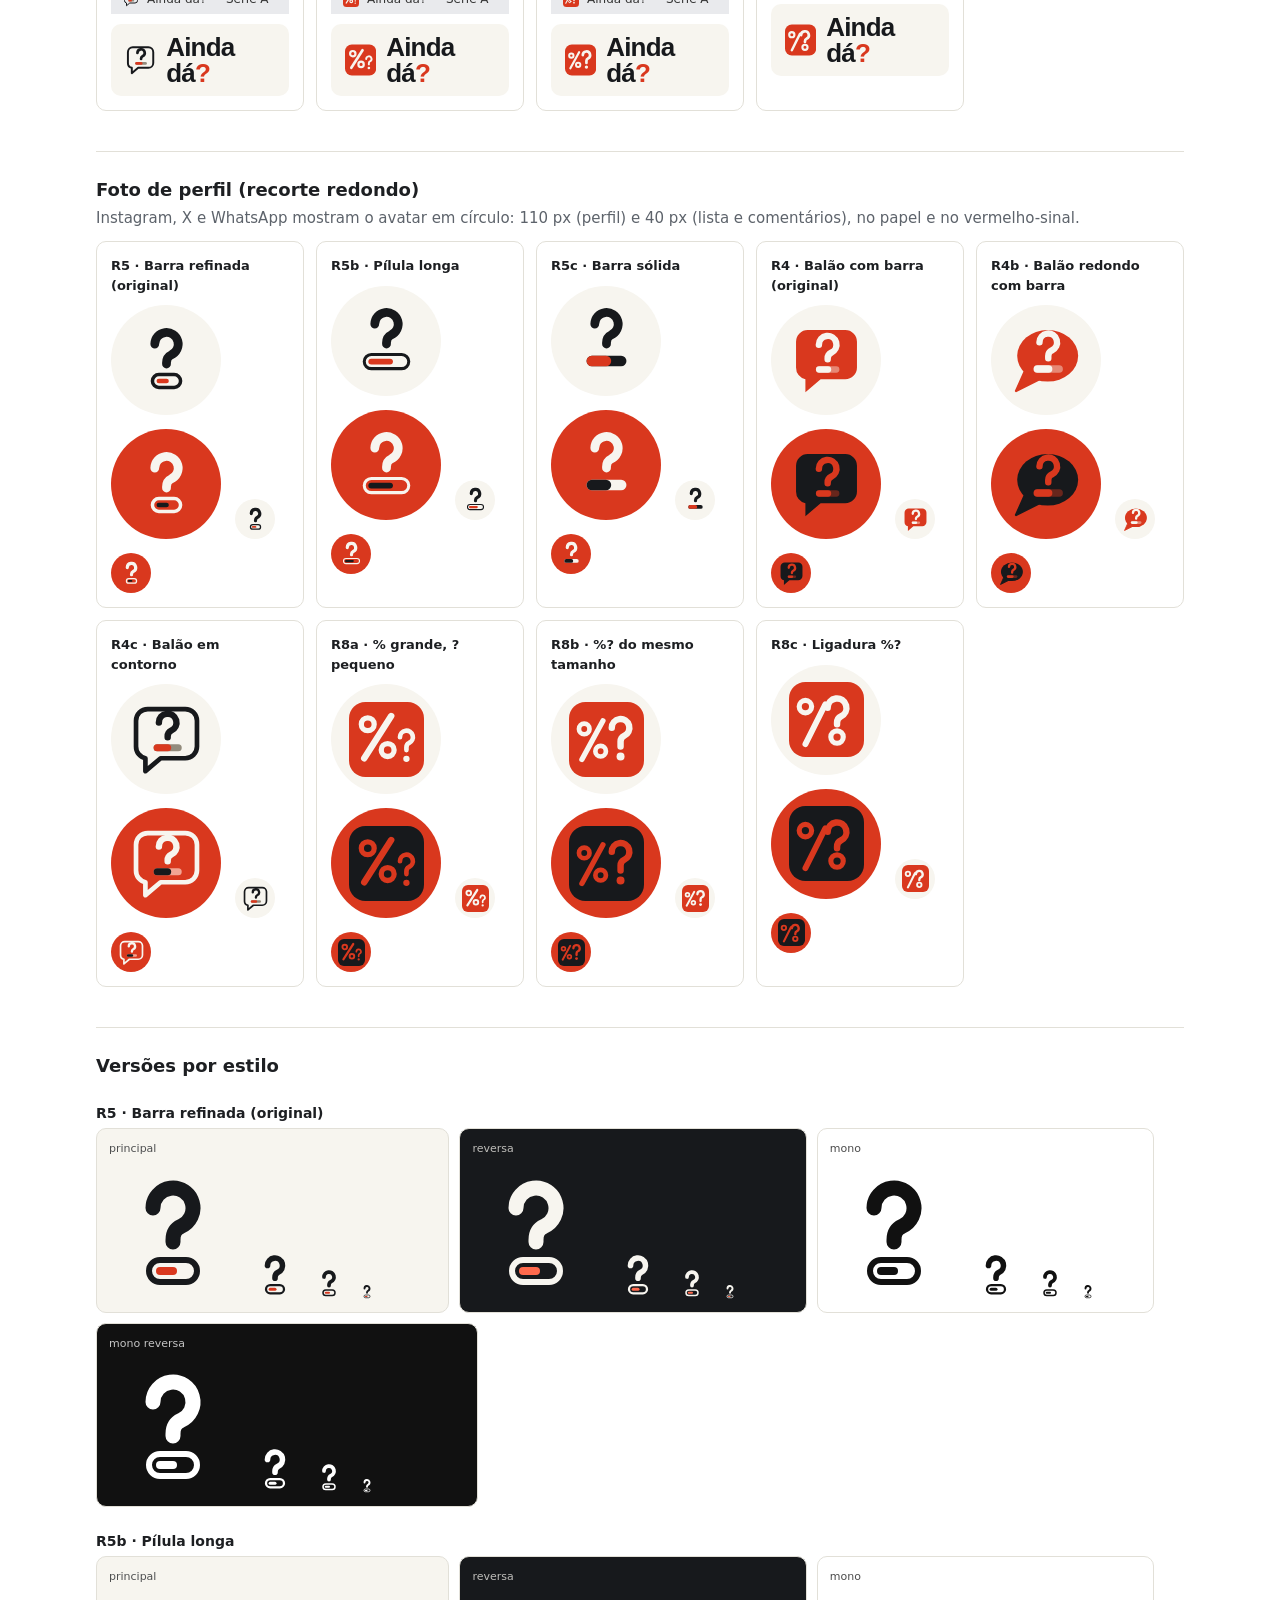
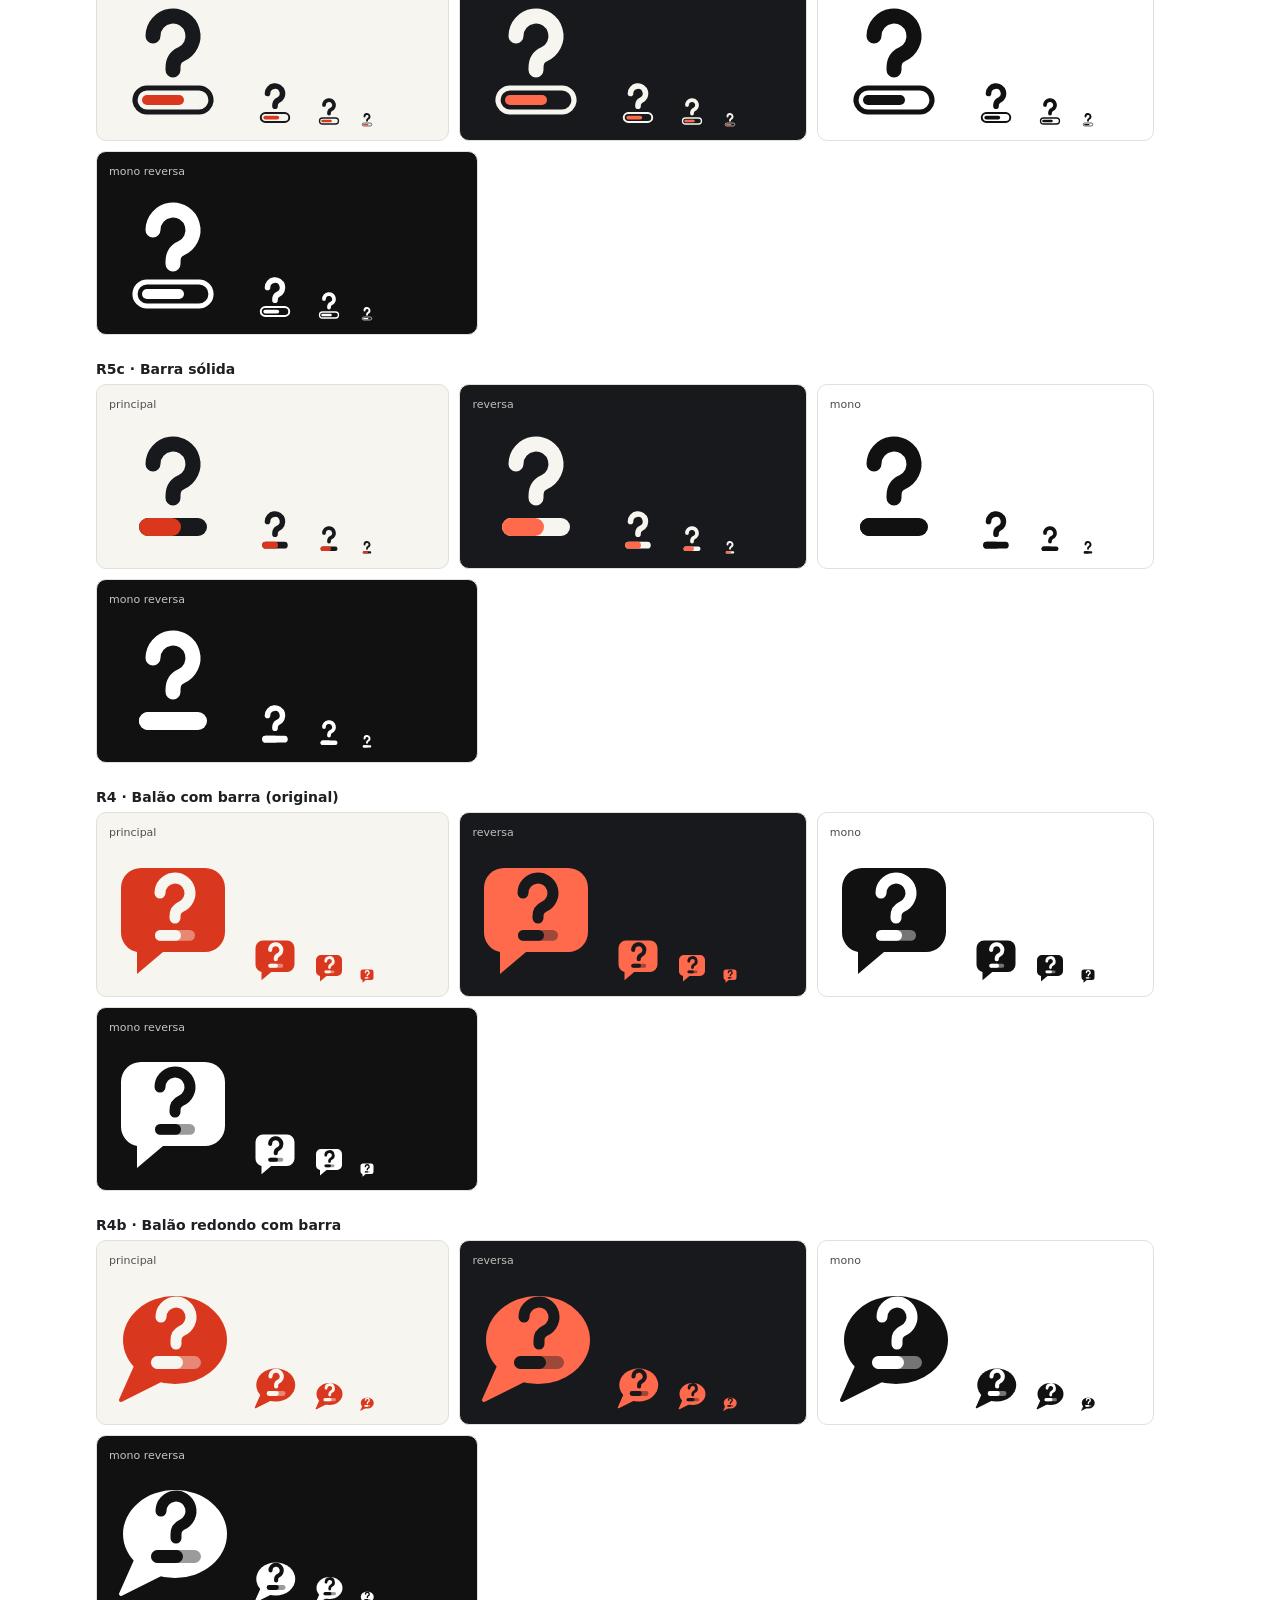
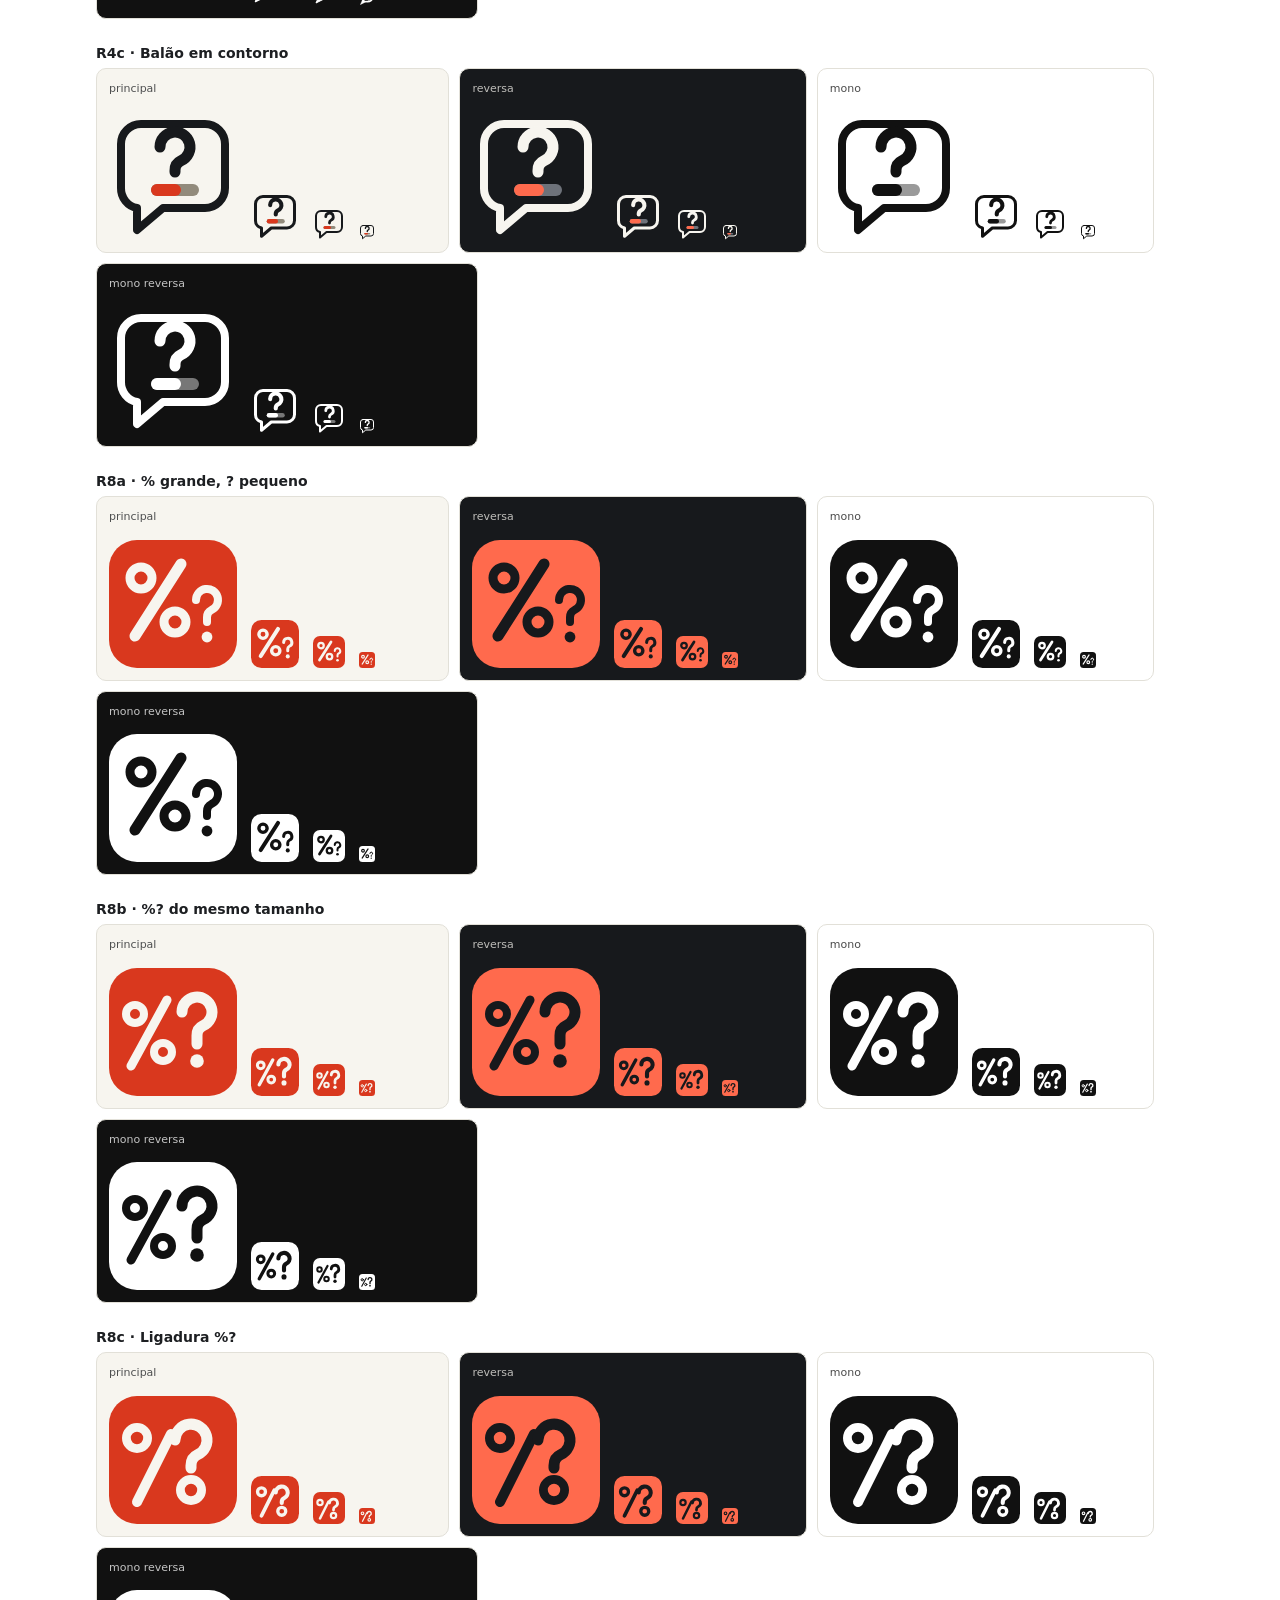
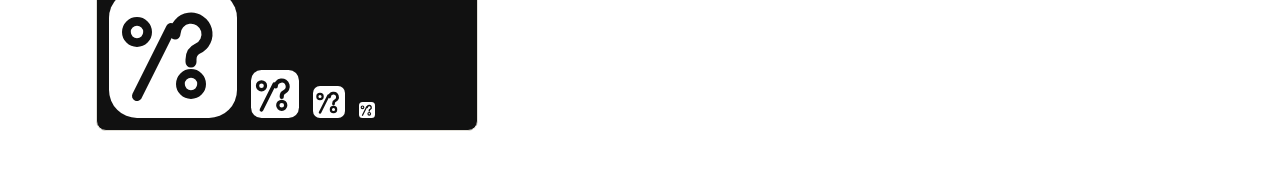
<file: docs/brand/exploration/simbolos-r3.html>
<!doctype html>
<html lang="pt-BR">
<head>
<meta charset="utf-8">
<meta name="viewport" content="width=device-width, initial-scale=1">
<title>Símbolos Ainda dá? 3</title>
<style>
  :root { --page: #ffffff; --text: #1d1f22; --muted: #5d636b; --line: #e2e0d8; color-scheme: light; }
  * { box-sizing: border-box; }
  body { margin: 0; background: var(--page); color: var(--text); font: 15px/1.5 system-ui, "Segoe UI", Roboto, sans-serif; }
  main { max-width: 1120px; margin: 0 auto; padding: 24px 16px 64px; }
  h1 { font-size: 22px; margin: 0 0 4px; }
  h2 { font-size: 18px; margin: 40px 0 4px; border-top: 1px solid var(--line); padding-top: 24px; }
  h3 { font-size: 14px; margin: 24px 0 4px; }
  p.note { color: var(--muted); margin: 0 0 12px; }
  .warn { background: #fff4d6; border: 1px solid #e7cf86; padding: 8px 12px; border-radius: 6px; font-size: 14px; }
  .grid { display: grid; grid-template-columns: repeat(auto-fill, minmax(200px, 1fr)); gap: 12px; }
  .cell { border: 1px solid var(--line); border-radius: 10px; padding: 14px; display: flex; flex-direction: column; gap: 10px; }
  .cell .name { font-size: 13px; font-weight: 600; }
  .cell .line { font-size: 12px; color: var(--muted); }
  .sizes { display: flex; align-items: flex-end; gap: 14px; flex-wrap: wrap; }
  .row { display: flex; flex-wrap: wrap; gap: 10px; }
  .tile { border-radius: 10px; padding: 12px; display: flex; align-items: flex-end; gap: 14px; flex-wrap: wrap; border: 1px solid var(--line); }
  .tile .lbl { width: 100%; font-size: 11px; opacity: .75; }
  svg { display: block; }

  .pal-main { --ink: #17191C; --accent: #D9381E; --track: #928B7C; --paper: #F7F5EF; --faint: #DCD8CC; background: #F7F5EF; color: #17191C; }
  .pal-rev { --ink: #F7F5EF; --accent: #FF6A4D; --track: #6E727A; --paper: #17191C; --faint: #34383D; background: #17191C; color: #F7F5EF; }
  .mono { --ink: #111; --accent: #111; --track: #9A9A9A; --paper: #fff; --faint: #D6D6D6; background: #fff; color: #111; }
  .mono-rev { --ink: #fff; --accent: #fff; --track: #777; --paper: #111; --faint: #3A3A3A; background: #111; color: #fff; }
  .on-signal { --ink: #F7F5EF; --accent: #17191C; --track: #F2A493; --paper: #D9381E; --faint: #E8705B; background: #D9381E; color: #F7F5EF; }

  .lockup { display: flex; align-items: center; gap: 10px; padding: 10px 14px; border-radius: 10px; }
  .wordmark { font-family: "Archivo", "Arial Black", Arial, sans-serif; font-weight: 800; font-size: 26px; letter-spacing: -0.03em; line-height: 1; }
  .wordmark .q { color: var(--accent); }
  .appicon { width: 64px; height: 64px; border-radius: 15px; display: grid; place-items: center; box-shadow: 0 1px 3px rgba(0,0,0,.18); }
  .avatar { border-radius: 50%; display: grid; place-items: center; overflow: hidden; }
  .tab { display: inline-flex; align-items: center; gap: 8px; background: #e9eaed; border-radius: 8px 8px 0 0; padding: 6px 12px; font-size: 12px; color: #333; }
</style>
</head>
<body>
<main>
  <h1>Ainda dá? — símbolos, rodada 3</h1>
  <p class="note">Iteração 5 · 2026-10-26 · Agente 08. Pedido (D-016): seguir R5, R4 e R8, este com a ordem %?. Originais ao lado das variações. Nada aqui é símbolo aprovado.</p>
  <p class="warn">O wordmark usa fonte do sistema e mudam entre computadores. Na versão final, viram contorno.</p>

  <h2>Visão geral</h2>
  <p class="note">Paleta principal. Cada símbolo em 96, 48, 32 e 16 px.</p>
  <div class="grid" id="overview"></div>

  <h2>Lado a lado em tamanho real de uso</h2>
  <p class="note">Primeira linha em 32 px (cabeçalho); segunda em 16 px (favicon).</p>
  <div class="tile pal-main" id="side32"></div>
  <div style="height:8px"></div>
  <div class="tile pal-main" id="side16"></div>

  <h2>Aplicações</h2>
  <p class="note">Ícone de app no papel e no vermelho-sinal, aba do navegador e assinatura com o nome.</p>
  <div class="grid" id="apps"></div>

  <h2>Foto de perfil (recorte redondo)</h2>
  <p class="note">Instagram, X e WhatsApp mostram o avatar em círculo: 110 px (perfil) e 40 px (lista e comentários), no papel e no vermelho-sinal.</p>
  <div class="grid" id="avatars"></div>

  <h2>Versões por estilo</h2>
  <div id="detail"></div>
</main>
<script>
  const STYLES = [
    ["r5-barra-refinada", "R5 · Barra refinada (original)", "barra"],
    ["r5b-pilula-longa", "R5b · Pílula longa", "barra"],
    ["r5c-barra-solida", "R5c · Barra sólida", "barra"],
    ["r4-balao-barra", "R4 · Balão com barra (original)", "balão"],
    ["r4b-balao-redondo-barra", "R4b · Balão redondo com barra", "balão"],
    ["r4c-balao-contorno", "R4c · Balão em contorno", "balão"],
    ["r8a-percentual-grande", "R8a · % grande, ? pequeno", "bloco %?"],
    ["r8b-lado-a-lado", "R8b · %? do mesmo tamanho", "bloco %?"],
    ["r8c-ligadura", "R8c · Ligadura %?", "bloco %?"],
  ];
  const VERSIONS = [["pal-main", "principal"], ["pal-rev", "reversa"], ["mono", "mono"], ["mono-rev", "mono reversa"]];
  const cache = {};
  let uid = 0;
  async function load(name) {
    if (!cache[name]) cache[name] = await (await fetch(`svg/simbolos-r3/${name}.svg`)).text();
    return cache[name];
  }
  function symbol(markup, size) {
    const holder = document.createElement("span");
    uid += 1;
    holder.innerHTML = markup.trim().replaceAll("s8-orbita", `s8-orbita-${uid}`);
    const svg = holder.querySelector("svg");
    svg.setAttribute("width", size);
    svg.setAttribute("height", size);
    return svg;
  }
  function el(tag, className, text) {
    const node = document.createElement(tag);
    if (className) node.className = className;
    if (text) node.textContent = text;
    return node;
  }
  async function render() {
    const overview = document.getElementById("overview");
    const side32 = document.getElementById("side32");
    const side16 = document.getElementById("side16");
    const apps = document.getElementById("apps");
    const detail = document.getElementById("detail");
    for (const [name, title, line] of STYLES) {
      const markup = await load(name);

      const cell = el("div", "cell pal-main");
      cell.append(el("div", "name", title), el("div", "line", line));
      const sizes = el("div", "sizes");
      for (const size of [96, 48, 32, 16]) sizes.append(symbol(markup, size));
      cell.append(sizes);
      overview.append(cell);

      side32.append(symbol(markup, 32));
      side16.append(symbol(markup, 16));

      const app = el("div", "cell");
      app.append(el("div", "name", title));
      const icons = el("div", "sizes");
      const iconPaper = el("div", "appicon pal-main");
      iconPaper.append(symbol(markup, 44));
      const iconSignal = el("div", "appicon on-signal");
      iconSignal.append(symbol(markup, 44));
      icons.append(iconPaper, iconSignal);
      const tab = el("div", "tab");
      tab.append(symbol(markup, 16), el("span", "", "Ainda dá? — Série A"));
      const lockup = el("div", "lockup pal-main");
      const word = el("span", "wordmark", "Ainda dá");
      word.append(el("span", "q", "?"));
      lockup.append(symbol(markup, 34), word);
      app.append(icons, tab, lockup);
      apps.append(app);

      const avatarCell = el("div", "cell");
      avatarCell.append(el("div", "name", title));
      const avatarRow = el("div", "sizes");
      for (const [paletteClass, size] of [["pal-main", 110], ["on-signal", 110], ["pal-main", 40], ["on-signal", 40]]) {
        const avatar = el("div", `avatar ${paletteClass}`);
        avatar.style.width = avatar.style.height = `${size}px`;
        avatar.append(symbol(markup, Math.round(size * 0.68)));
        avatarRow.append(avatar);
      }
      avatarCell.append(avatarRow);
      document.getElementById("avatars").append(avatarCell);

      detail.append(el("h3", "", title));
      const row = el("div", "row");
      for (const [paletteClass, label] of VERSIONS) {
        const tile = el("div", `tile ${paletteClass}`);
        tile.append(el("div", "lbl", label));
        for (const size of [128, 48, 32, 16]) tile.append(symbol(markup, size));
        row.append(tile);
      }
      detail.append(row);
    }
  }
  render().then(() => {
    const params = new URLSearchParams(location.search);
    if (params.get("zoom")) document.body.style.zoom = params.get("zoom");
    const only = params.get("secao");
    if (!only) return;
    const keep = document.getElementById(only);
    for (const child of document.querySelector("main").children) {
      if (child !== keep && child !== keep.previousElementSibling) child.style.display = "none";
    }
  });
</script>
</body>
</html>
</file>
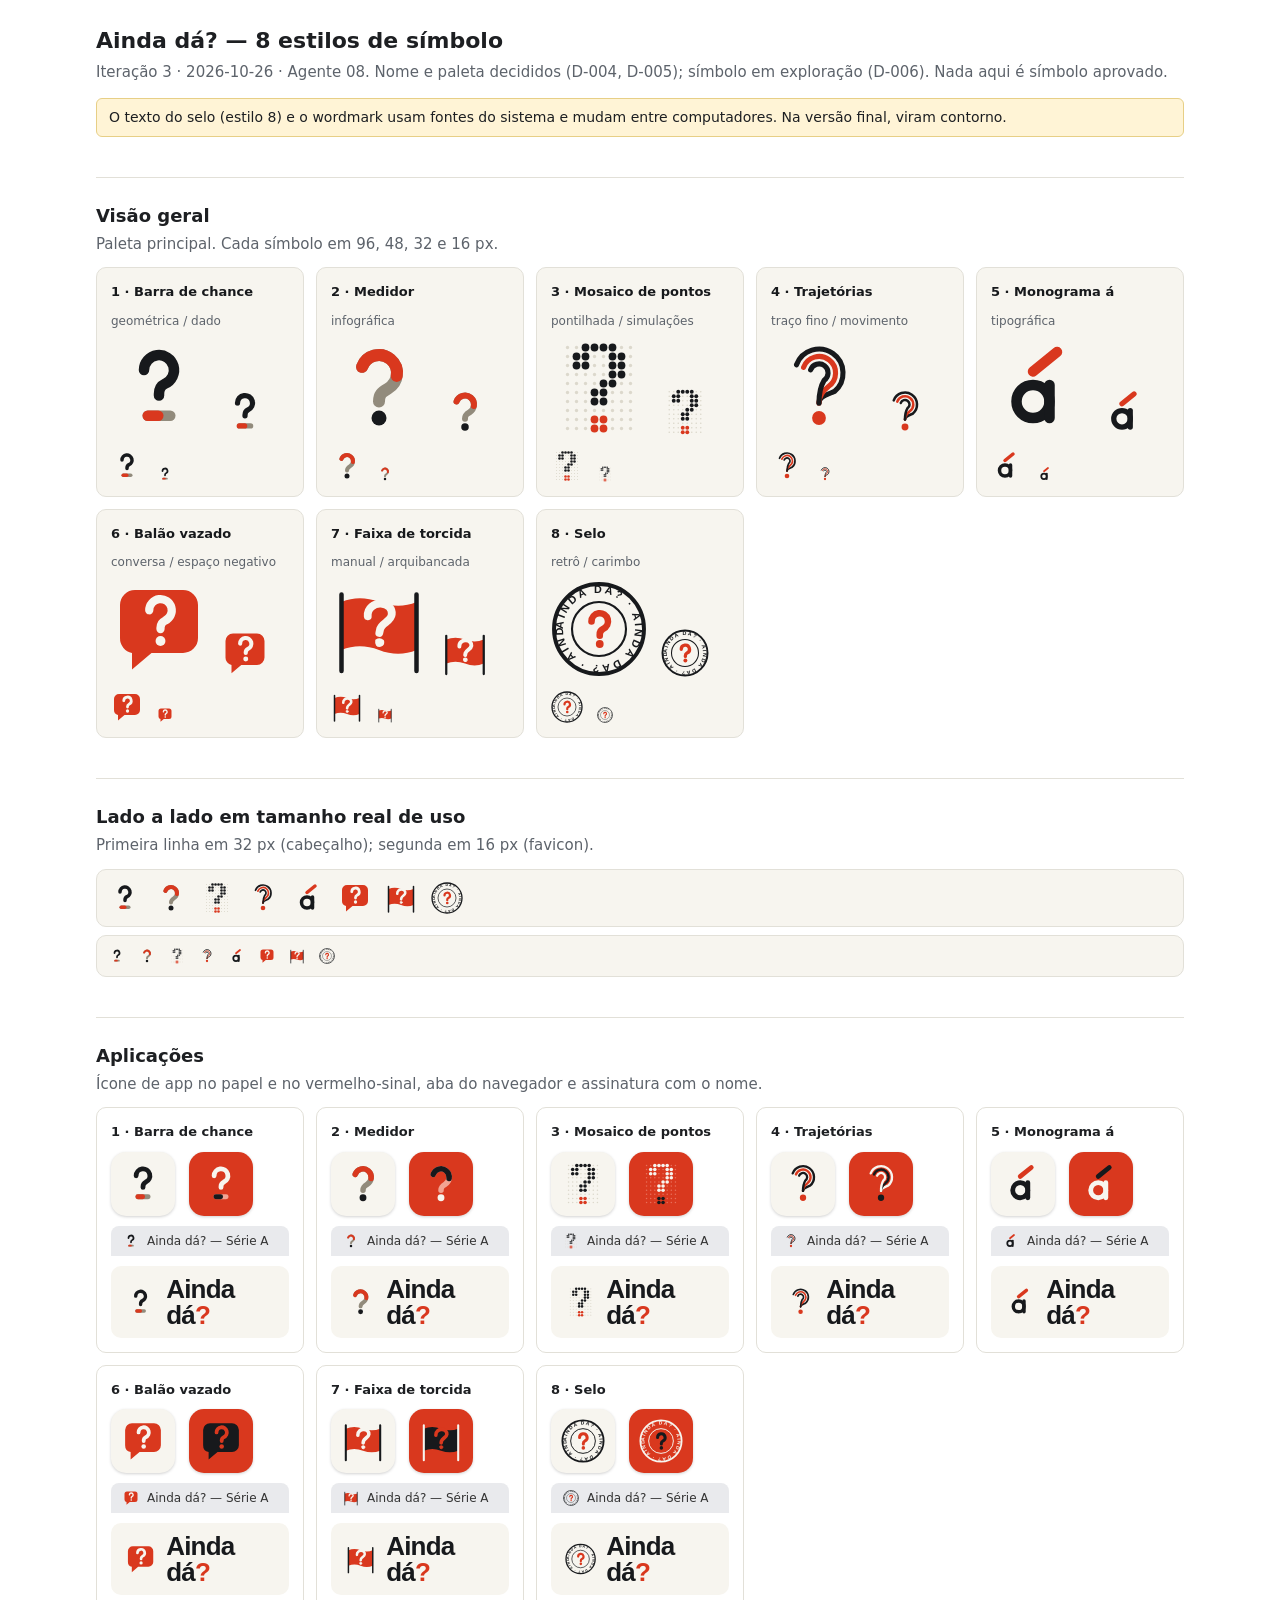
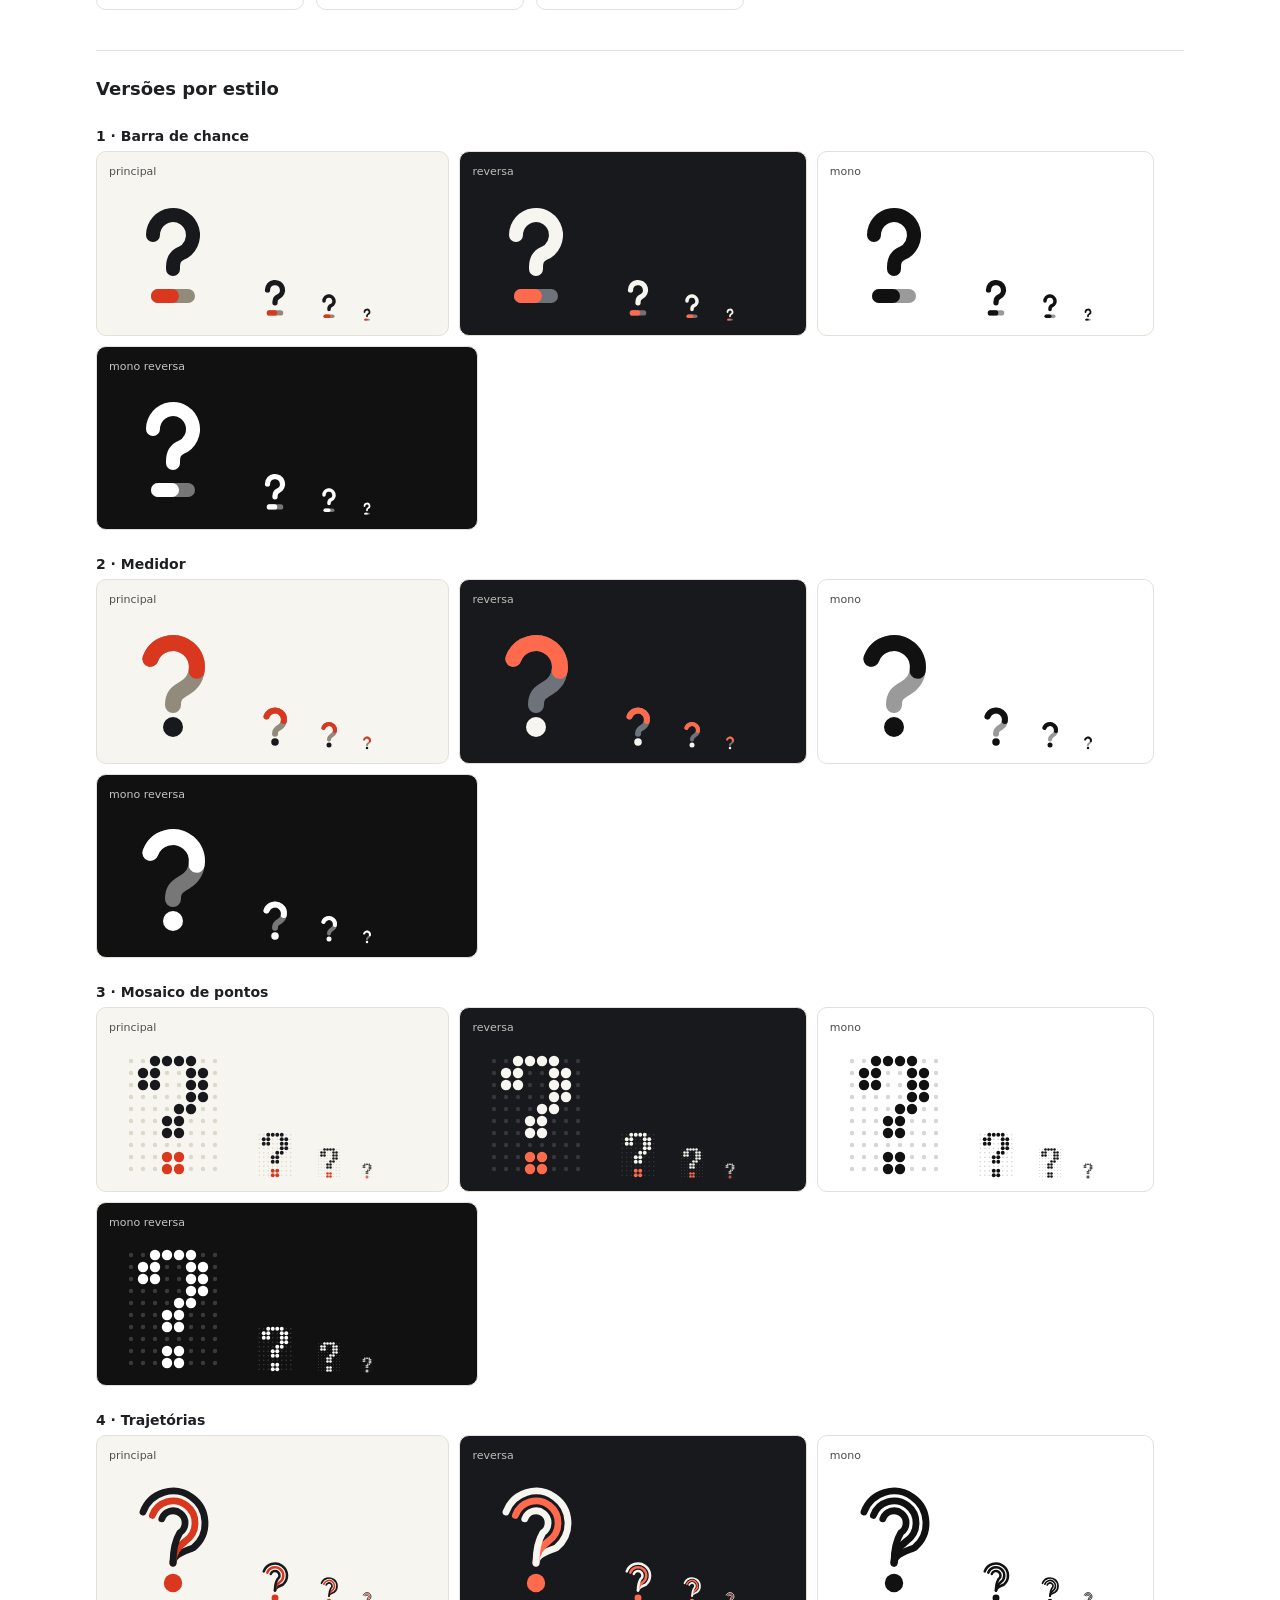
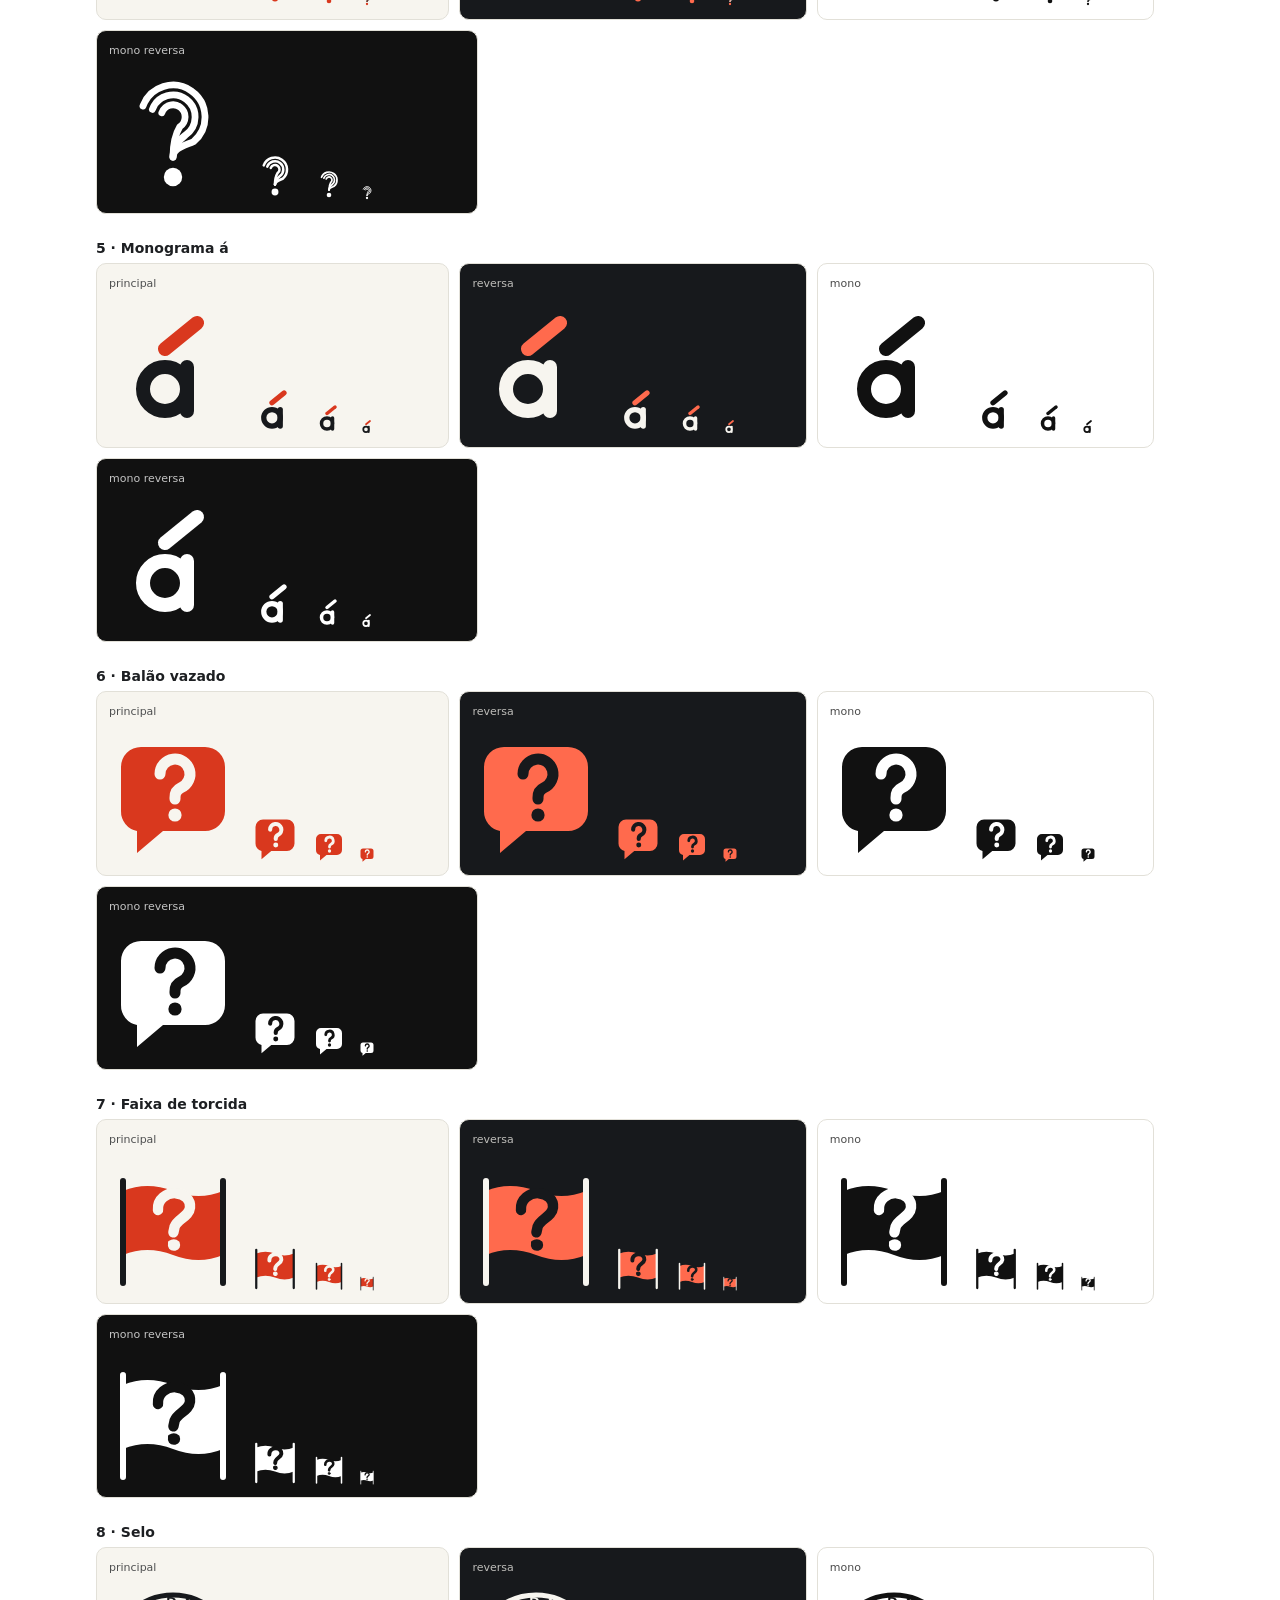
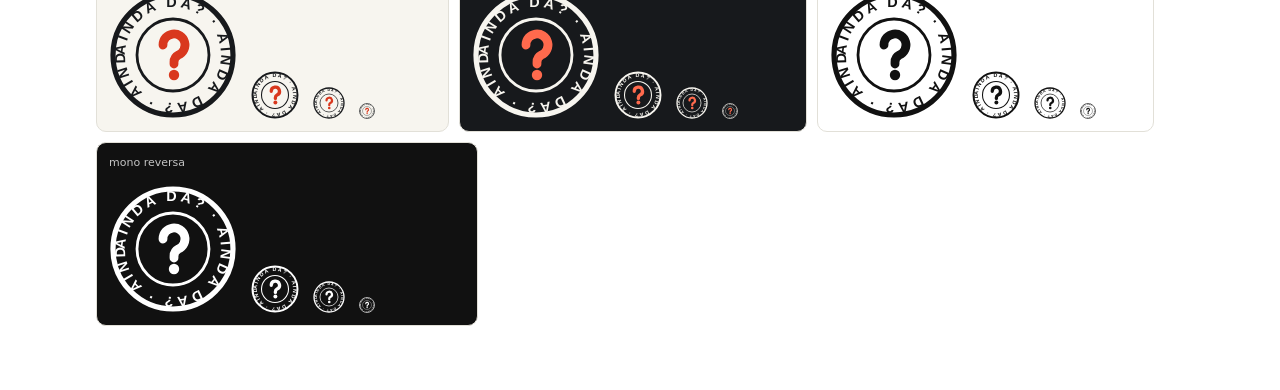
<file: docs/brand/exploration/simbolos.html>
<!doctype html>
<html lang="pt-BR">
<head>
<meta charset="utf-8">
<meta name="viewport" content="width=device-width, initial-scale=1">
<title>Símbolos Ainda dá?</title>
<style>
  :root { --page: #ffffff; --text: #1d1f22; --muted: #5d636b; --line: #e2e0d8; color-scheme: light; }
  * { box-sizing: border-box; }
  body { margin: 0; background: var(--page); color: var(--text); font: 15px/1.5 system-ui, "Segoe UI", Roboto, sans-serif; }
  main { max-width: 1120px; margin: 0 auto; padding: 24px 16px 64px; }
  h1 { font-size: 22px; margin: 0 0 4px; }
  h2 { font-size: 18px; margin: 40px 0 4px; border-top: 1px solid var(--line); padding-top: 24px; }
  h3 { font-size: 14px; margin: 24px 0 4px; }
  p.note { color: var(--muted); margin: 0 0 12px; }
  .warn { background: #fff4d6; border: 1px solid #e7cf86; padding: 8px 12px; border-radius: 6px; font-size: 14px; }
  .grid { display: grid; grid-template-columns: repeat(auto-fill, minmax(200px, 1fr)); gap: 12px; }
  .cell { border: 1px solid var(--line); border-radius: 10px; padding: 14px; display: flex; flex-direction: column; gap: 10px; }
  .cell .name { font-size: 13px; font-weight: 600; }
  .cell .line { font-size: 12px; color: var(--muted); }
  .sizes { display: flex; align-items: flex-end; gap: 14px; flex-wrap: wrap; }
  .row { display: flex; flex-wrap: wrap; gap: 10px; }
  .tile { border-radius: 10px; padding: 12px; display: flex; align-items: flex-end; gap: 14px; flex-wrap: wrap; border: 1px solid var(--line); }
  .tile .lbl { width: 100%; font-size: 11px; opacity: .75; }
  svg { display: block; }

  .pal-main { --ink: #17191C; --accent: #D9381E; --track: #928B7C; --paper: #F7F5EF; --faint: #DCD8CC; background: #F7F5EF; color: #17191C; }
  .pal-rev { --ink: #F7F5EF; --accent: #FF6A4D; --track: #6E727A; --paper: #17191C; --faint: #34383D; background: #17191C; color: #F7F5EF; }
  .mono { --ink: #111; --accent: #111; --track: #9A9A9A; --paper: #fff; --faint: #D6D6D6; background: #fff; color: #111; }
  .mono-rev { --ink: #fff; --accent: #fff; --track: #777; --paper: #111; --faint: #3A3A3A; background: #111; color: #fff; }
  .on-signal { --ink: #F7F5EF; --accent: #17191C; --track: #F2A493; --paper: #D9381E; --faint: #E8705B; background: #D9381E; color: #F7F5EF; }

  .lockup { display: flex; align-items: center; gap: 10px; padding: 10px 14px; border-radius: 10px; }
  .wordmark { font-family: "Archivo", "Arial Black", Arial, sans-serif; font-weight: 800; font-size: 26px; letter-spacing: -0.03em; line-height: 1; }
  .wordmark .q { color: var(--accent); }
  .appicon { width: 64px; height: 64px; border-radius: 15px; display: grid; place-items: center; box-shadow: 0 1px 3px rgba(0,0,0,.18); }
  .tab { display: inline-flex; align-items: center; gap: 8px; background: #e9eaed; border-radius: 8px 8px 0 0; padding: 6px 12px; font-size: 12px; color: #333; }
</style>
</head>
<body>
<main>
  <h1>Ainda dá? — 8 estilos de símbolo</h1>
  <p class="note">Iteração 3 · 2026-10-26 · Agente 08. Nome e paleta decididos (D-004, D-005); símbolo em exploração (D-006). Nada aqui é símbolo aprovado.</p>
  <p class="warn">O texto do selo (estilo 8) e o wordmark usam fontes do sistema e mudam entre computadores. Na versão final, viram contorno.</p>

  <h2>Visão geral</h2>
  <p class="note">Paleta principal. Cada símbolo em 96, 48, 32 e 16 px.</p>
  <div class="grid" id="overview"></div>

  <h2>Lado a lado em tamanho real de uso</h2>
  <p class="note">Primeira linha em 32 px (cabeçalho); segunda em 16 px (favicon).</p>
  <div class="tile pal-main" id="side32"></div>
  <div style="height:8px"></div>
  <div class="tile pal-main" id="side16"></div>

  <h2>Aplicações</h2>
  <p class="note">Ícone de app no papel e no vermelho-sinal, aba do navegador e assinatura com o nome.</p>
  <div class="grid" id="apps"></div>

  <h2>Versões por estilo</h2>
  <div id="detail"></div>
</main>
<script>
  const STYLES = [
    ["s1-barra", "1 · Barra de chance", "geométrica / dado"],
    ["s2-medidor", "2 · Medidor", "infográfica"],
    ["s3-mosaico", "3 · Mosaico de pontos", "pontilhada / simulações"],
    ["s4-trajetorias", "4 · Trajetórias", "traço fino / movimento"],
    ["s5-monograma-a", "5 · Monograma á", "tipográfica"],
    ["s6-balao", "6 · Balão vazado", "conversa / espaço negativo"],
    ["s7-faixa", "7 · Faixa de torcida", "manual / arquibancada"],
    ["s8-selo", "8 · Selo", "retrô / carimbo"],
  ];
  const VERSIONS = [["pal-main", "principal"], ["pal-rev", "reversa"], ["mono", "mono"], ["mono-rev", "mono reversa"]];
  const cache = {};
  let uid = 0;
  async function load(name) {
    if (!cache[name]) cache[name] = await (await fetch(`svg/simbolos/${name}.svg`)).text();
    return cache[name];
  }
  function symbol(markup, size) {
    const holder = document.createElement("span");
    uid += 1;
    holder.innerHTML = markup.trim().replaceAll("s8-orbita", `s8-orbita-${uid}`);
    const svg = holder.querySelector("svg");
    svg.setAttribute("width", size);
    svg.setAttribute("height", size);
    return svg;
  }
  function el(tag, className, text) {
    const node = document.createElement(tag);
    if (className) node.className = className;
    if (text) node.textContent = text;
    return node;
  }
  async function render() {
    const overview = document.getElementById("overview");
    const side32 = document.getElementById("side32");
    const side16 = document.getElementById("side16");
    const apps = document.getElementById("apps");
    const detail = document.getElementById("detail");
    for (const [name, title, line] of STYLES) {
      const markup = await load(name);

      const cell = el("div", "cell pal-main");
      cell.append(el("div", "name", title), el("div", "line", line));
      const sizes = el("div", "sizes");
      for (const size of [96, 48, 32, 16]) sizes.append(symbol(markup, size));
      cell.append(sizes);
      overview.append(cell);

      side32.append(symbol(markup, 32));
      side16.append(symbol(markup, 16));

      const app = el("div", "cell");
      app.append(el("div", "name", title));
      const icons = el("div", "sizes");
      const iconPaper = el("div", "appicon pal-main");
      iconPaper.append(symbol(markup, 44));
      const iconSignal = el("div", "appicon on-signal");
      iconSignal.append(symbol(markup, 44));
      icons.append(iconPaper, iconSignal);
      const tab = el("div", "tab");
      tab.append(symbol(markup, 16), el("span", "", "Ainda dá? — Série A"));
      const lockup = el("div", "lockup pal-main");
      const word = el("span", "wordmark", "Ainda dá");
      word.append(el("span", "q", "?"));
      lockup.append(symbol(markup, 34), word);
      app.append(icons, tab, lockup);
      apps.append(app);

      detail.append(el("h3", "", title));
      const row = el("div", "row");
      for (const [paletteClass, label] of VERSIONS) {
        const tile = el("div", `tile ${paletteClass}`);
        tile.append(el("div", "lbl", label));
        for (const size of [128, 48, 32, 16]) tile.append(symbol(markup, size));
        row.append(tile);
      }
      detail.append(row);
    }
  }
  render();
</script>
</body>
</html>
</file>
